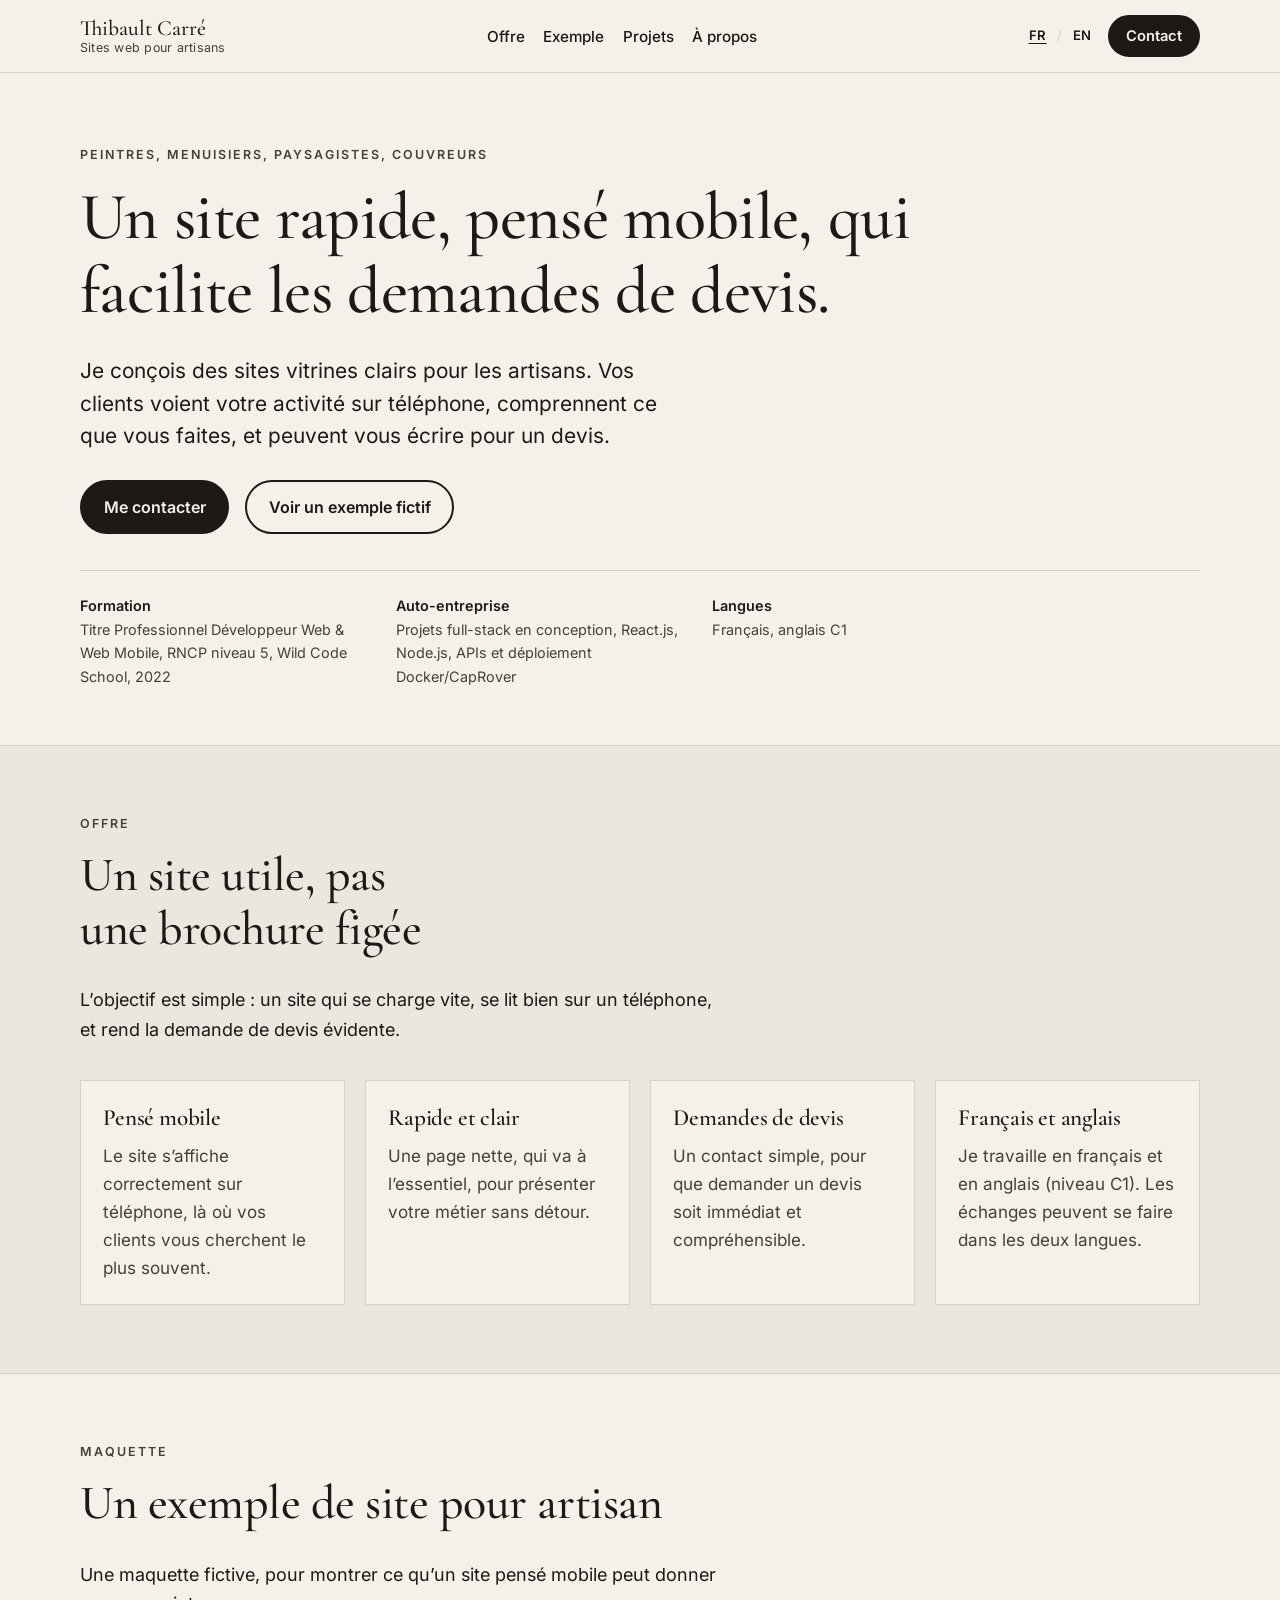
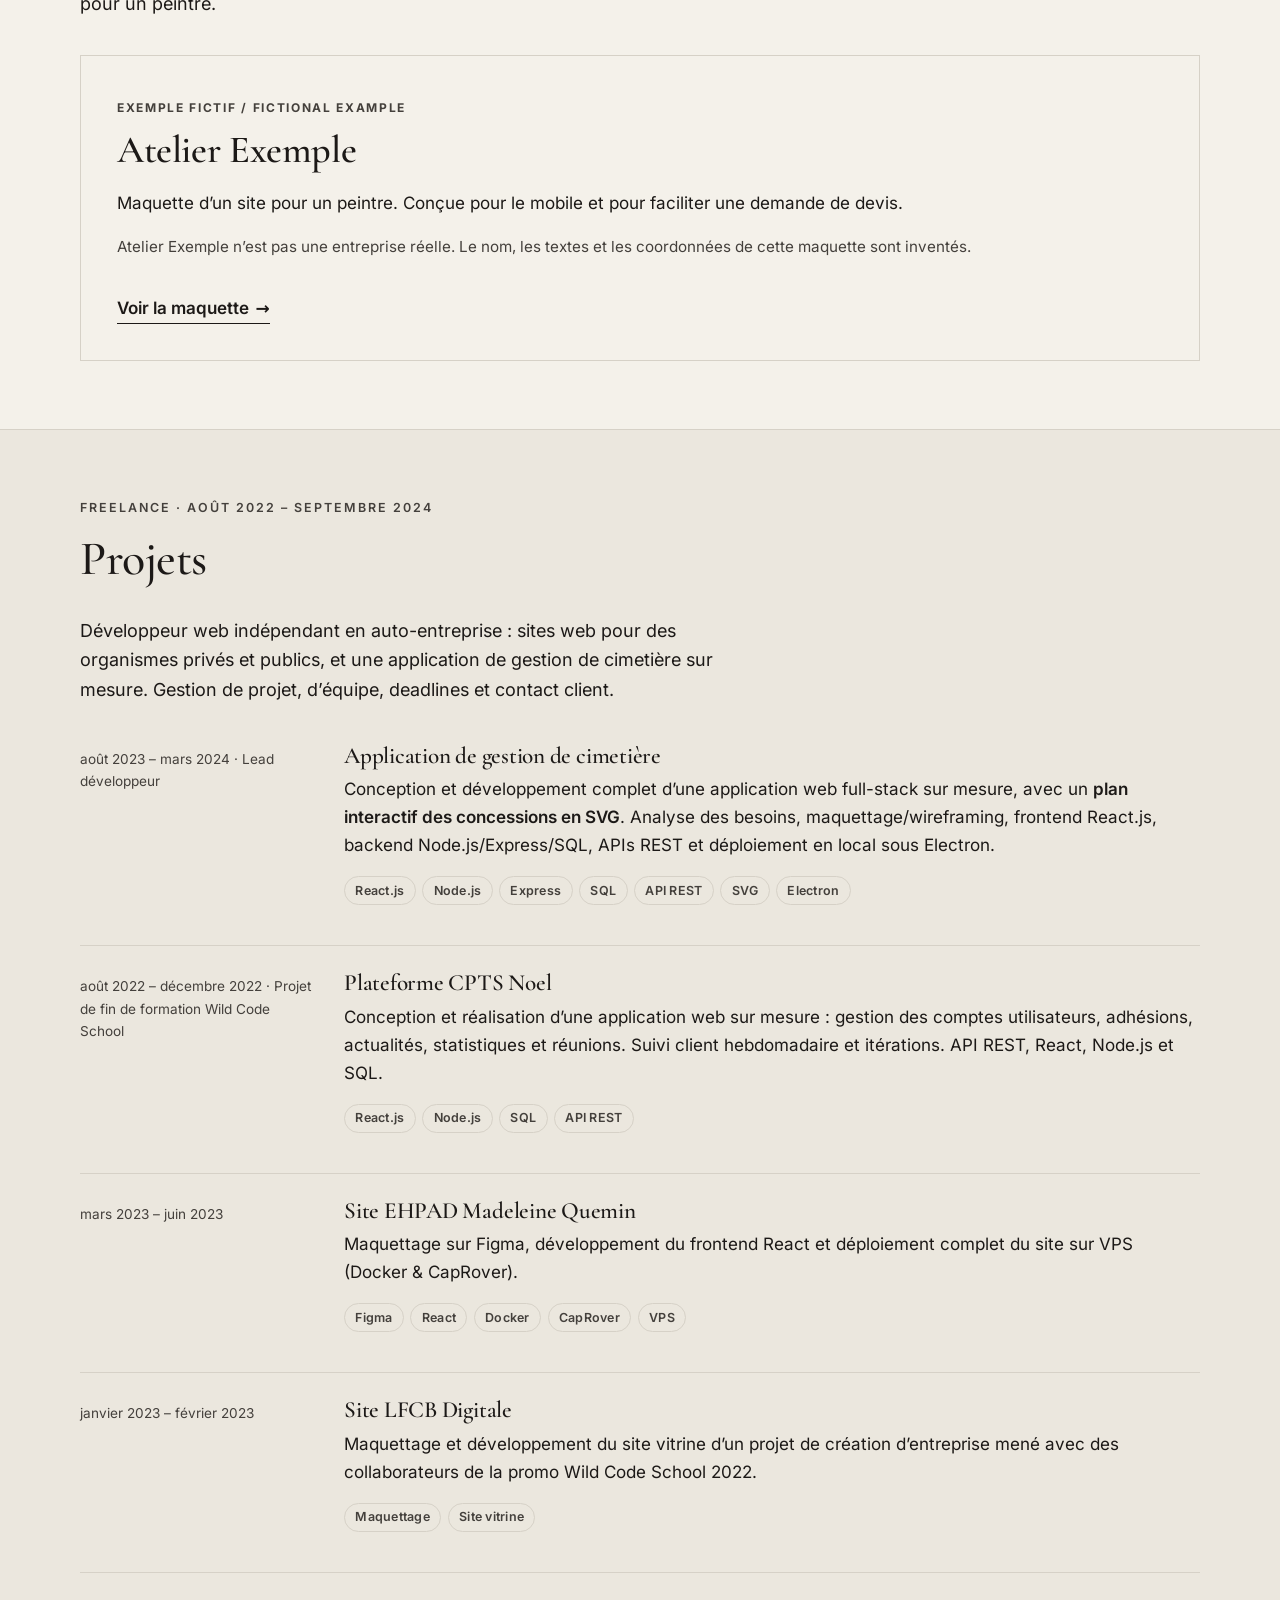
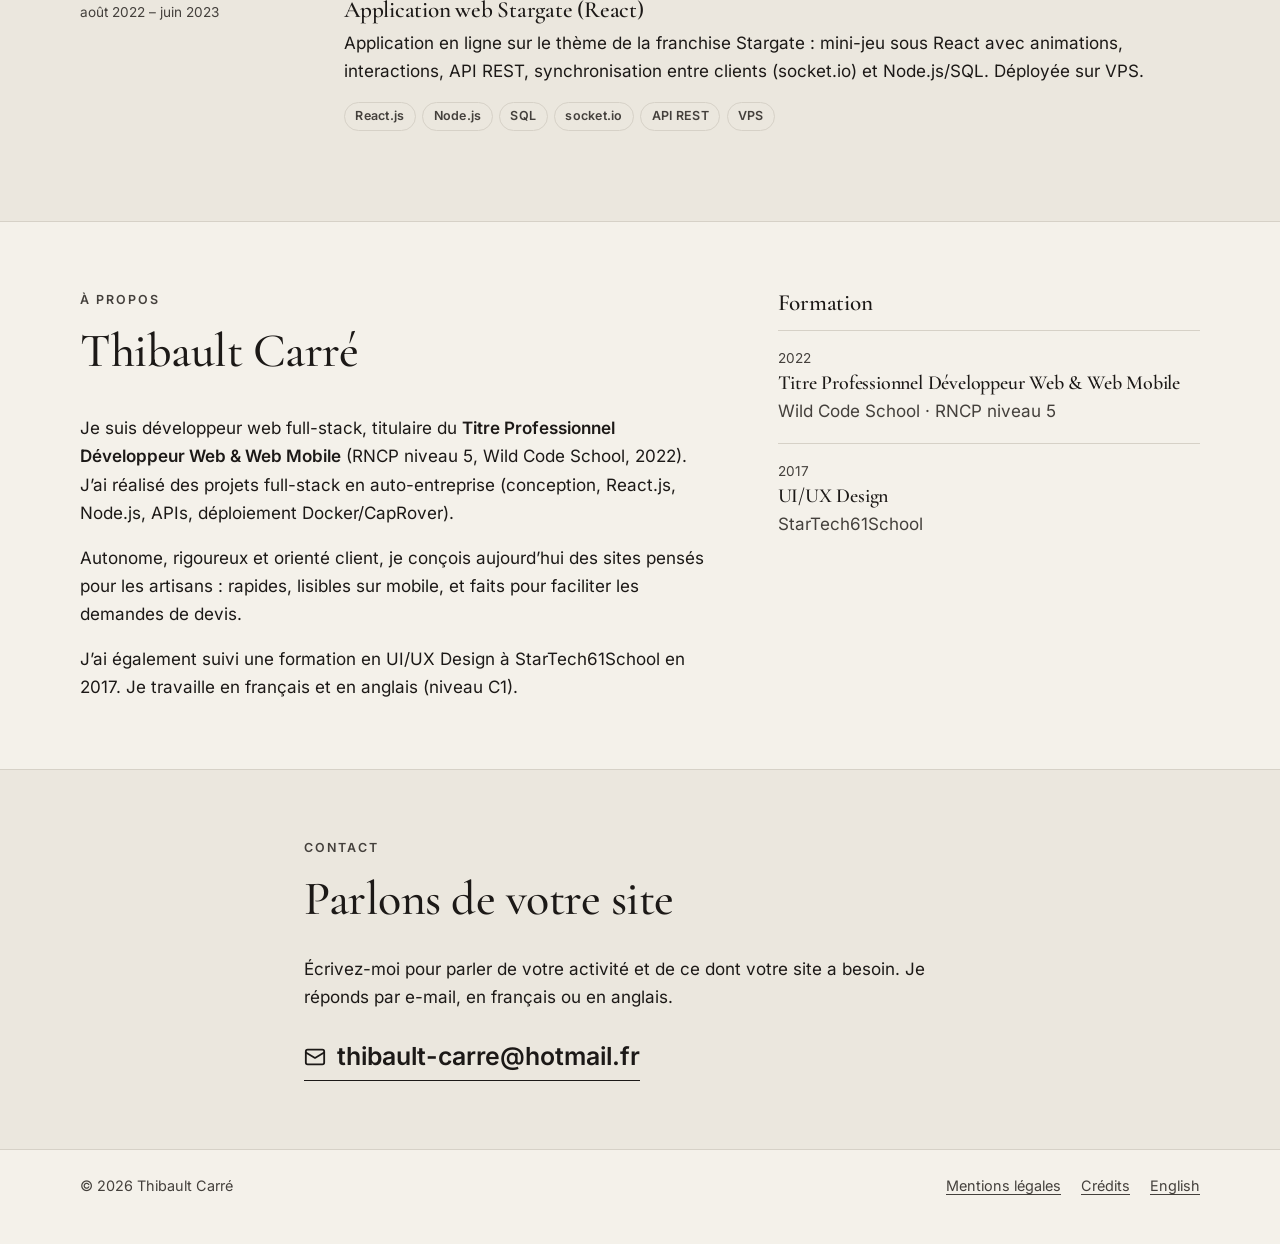
<file: index.html>
<!DOCTYPE html>
<html lang="fr">
<head>
  <meta charset="utf-8">
  <meta name="viewport" content="width=device-width, initial-scale=1">
  <title>Thibault Carré — Sites web pour artisans</title>
  <meta name="description" content="Sites web rapides, pensés mobile, pour les peintres, menuisiers, paysagistes et couvreurs. Conçus pour faciliter les demandes de devis. Thibault Carré, développeur web, Titre Professionnel Développeur Web &amp; Web Mobile (RNCP niveau 5, Wild Code School, 2022).">
  <meta name="author" content="Thibault Carré">
  <meta name="theme-color" content="#1c1917">
  <link rel="canonical" href="https://tibononox.github.io/thibault-carre/">
  <link rel="alternate" hreflang="fr" href="https://tibononox.github.io/thibault-carre/">
  <link rel="alternate" hreflang="en" href="https://tibononox.github.io/thibault-carre/en/">
  <link rel="alternate" hreflang="x-default" href="https://tibononox.github.io/thibault-carre/">
  <meta property="og:type" content="website">
  <meta property="og:locale" content="fr_FR">
  <meta property="og:locale:alternate" content="en_GB">
  <meta property="og:site_name" content="Thibault Carré">
  <meta property="og:title" content="Thibault Carré — Sites web pour artisans">
  <meta property="og:description" content="Sites web rapides, pensés mobile, pour les peintres, menuisiers, paysagistes et couvreurs. Conçus pour faciliter les demandes de devis.">
  <meta property="og:url" content="https://tibononox.github.io/thibault-carre/">
  <meta property="og:image" content="https://tibononox.github.io/thibault-carre/assets/img/og-image.jpg">
  <meta property="og:image:width" content="1200">
  <meta property="og:image:height" content="630">
  <meta property="og:image:alt" content="Thibault Carré — Sites web pour artisans">
  <meta name="twitter:card" content="summary_large_image">
  <link rel="icon" href="assets/favicon.svg" type="image/svg+xml">
  <link rel="preload" href="assets/fonts/cormorant-garamond-latin-wght-normal.woff2" as="font" type="font/woff2" crossorigin>
  <link rel="preload" href="assets/fonts/inter-latin-wght-normal.woff2" as="font" type="font/woff2" crossorigin>
  <link rel="stylesheet" href="css/style.css">
  <script type="application/ld+json">
  {
    "@context": "https://schema.org",
    "@type": "ProfessionalService",
    "name": "Thibault Carré",
    "description": "Conception de sites web rapides, pensés mobile, pour les artisans (peintres, menuisiers, paysagistes, couvreurs), afin de faciliter les demandes de devis.",
    "url": "https://tibononox.github.io/thibault-carre/",
    "email": "mailto:thibault-carre@hotmail.fr",
    "image": "https://tibononox.github.io/thibault-carre/assets/img/og-image.jpg",
    "availableLanguage": ["fr", "en"],
    "serviceType": "Création de site web",
    "founder": {
      "@type": "Person",
      "name": "Thibault Carré",
      "jobTitle": "Développeur web full-stack",
      "email": "mailto:thibault-carre@hotmail.fr",
      "knowsLanguage": [
        { "@type": "Language", "name": "French", "alternateName": "fr" },
        { "@type": "Language", "name": "English", "alternateName": "en" }
      ],
      "hasCredential": {
        "@type": "EducationalOccupationalCredential",
        "name": "Titre Professionnel Développeur Web & Web Mobile (RNCP niveau 5)",
        "credentialCategory": "Titre Professionnel",
        "recognizedBy": { "@type": "Organization", "name": "Wild Code School" },
        "dateCreated": "2022"
      }
    }
  }
  </script>
</head>
<body>
  <a class="skip-link" href="#contenu">Aller au contenu principal</a>

  <header class="site-header">
    <div class="container header-inner">
      <a class="brand" href="#accueil">
        <span class="brand-name">Thibault Carré</span>
        <span class="brand-sub">Sites web pour artisans</span>
      </a>
      <nav aria-label="Navigation principale">
        <ul class="nav-menu">
          <li><a href="#offre">Offre</a></li>
          <li><a href="#exemple">Exemple</a></li>
          <li><a href="#projets">Projets</a></li>
          <li><a href="#apropos">À propos</a></li>
        </ul>
      </nav>
      <div class="header-tools">
        <nav class="lang-switch" aria-label="Choix de la langue">
          <span aria-current="page">FR</span>
          <span class="sep" aria-hidden="true">/</span>
          <a href="en/" lang="en" hreflang="en">EN</a>
        </nav>
        <a class="btn btn-small" href="mailto:thibault-carre@hotmail.fr?subject=Demande%20concernant%20un%20site%20web">Contact</a>
      </div>
    </div>
  </header>

  <main id="contenu" tabindex="-1">
    <section id="accueil" class="hero" aria-labelledby="hero-title">
      <div class="container">
        <p class="eyebrow">Peintres, menuisiers, paysagistes, couvreurs</p>
        <h1 id="hero-title">Un site rapide, pensé mobile, qui facilite les demandes de devis.</h1>
        <p class="hero-lead">Je conçois des sites vitrines clairs pour les artisans. Vos clients voient votre activité sur téléphone, comprennent ce que vous faites, et peuvent vous écrire pour un devis.</p>
        <div class="hero-actions">
          <a class="btn" href="mailto:thibault-carre@hotmail.fr?subject=Demande%20concernant%20un%20site%20web">Me contacter</a>
          <a class="btn btn-ghost" href="#exemple">Voir un exemple fictif</a>
        </div>
        <ul class="creds">
          <li><strong>Formation</strong> Titre Professionnel Développeur Web&nbsp;&amp; Web Mobile, RNCP niveau&nbsp;5, Wild Code School, 2022</li>
          <li><strong>Auto-entreprise</strong> Projets full-stack en conception, React.js, Node.js, APIs et déploiement Docker/CapRover</li>
          <li><strong>Langues</strong> Français, anglais&nbsp;C1</li>
        </ul>
      </div>
    </section>

    <section id="offre" class="section section-alt" aria-labelledby="offre-title">
      <div class="container">
        <header class="section-head">
          <p class="eyebrow">Offre</p>
          <h2 id="offre-title">Un site utile, pas une brochure figée</h2>
          <p class="section-intro">L’objectif est simple&nbsp;: un site qui se charge vite, se lit bien sur un téléphone, et rend la demande de devis évidente.</p>
        </header>
        <ul class="offer-grid">
          <li class="offer-card">
            <h3>Pensé mobile</h3>
            <p>Le site s’affiche correctement sur téléphone, là où vos clients vous cherchent le plus souvent.</p>
          </li>
          <li class="offer-card">
            <h3>Rapide et clair</h3>
            <p>Une page nette, qui va à l’essentiel, pour présenter votre métier sans détour.</p>
          </li>
          <li class="offer-card">
            <h3>Demandes de devis</h3>
            <p>Un contact simple, pour que demander un devis soit immédiat et compréhensible.</p>
          </li>
          <li class="offer-card">
            <h3>Français et anglais</h3>
            <p>Je travaille en français et en anglais (niveau C1). Les échanges peuvent se faire dans les deux langues.</p>
          </li>
        </ul>
      </div>
    </section>

    <section id="exemple" class="section" aria-labelledby="exemple-title">
      <div class="container">
        <header class="section-head">
          <p class="eyebrow">Maquette</p>
          <h2 id="exemple-title">Un exemple de site pour artisan</h2>
          <p class="section-intro">Une maquette fictive, pour montrer ce qu’un site pensé mobile peut donner pour un peintre.</p>
        </header>
        <article class="example-card">
          <div>
            <p class="example-kicker">Exemple fictif / Fictional example</p>
            <h3>Atelier Exemple</h3>
            <p>Maquette d’un site pour un peintre. Conçue pour le mobile et pour faciliter une demande de devis.</p>
            <p class="example-note">Atelier Exemple n’est pas une entreprise réelle. Le nom, les textes et les coordonnées de cette maquette sont inventés.</p>
            <a class="link-arrow" href="demo-artisan/">Voir la maquette <span aria-hidden="true">→</span></a>
          </div>
        </article>
      </div>
    </section>

    <section id="projets" class="section section-alt" aria-labelledby="projets-title">
      <div class="container">
        <header class="section-head">
          <p class="eyebrow">Freelance · août 2022 – septembre 2024</p>
          <h2 id="projets-title">Projets</h2>
          <p class="section-intro">Développeur web indépendant en auto-entreprise&nbsp;: sites web pour des organismes privés et publics, et une application de gestion de cimetière sur mesure. Gestion de projet, d’équipe, deadlines et contact client.</p>
        </header>
        <div class="projects">
          <article class="project">
            <p class="project-meta">août 2023 – mars 2024 · Lead développeur</p>
            <div>
              <h3>Application de gestion de cimetière</h3>
              <p>Conception et développement complet d’une application web full-stack sur mesure, avec un <strong>plan interactif des concessions en SVG</strong>. Analyse des besoins, maquettage/wireframing, frontend React.js, backend Node.js/Express/SQL, APIs REST et déploiement en local sous Electron.</p>
              <ul class="tags" aria-label="Technologies"><li>React.js</li><li>Node.js</li><li>Express</li><li>SQL</li><li>API REST</li><li>SVG</li><li>Electron</li></ul>
            </div>
          </article>
          <article class="project">
            <p class="project-meta">août 2022 – décembre 2022 · Projet de fin de formation Wild Code School</p>
            <div>
              <h3>Plateforme CPTS Noel</h3>
              <p>Conception et réalisation d’une application web sur mesure&nbsp;: gestion des comptes utilisateurs, adhésions, actualités, statistiques et réunions. Suivi client hebdomadaire et itérations. API REST, React, Node.js et SQL.</p>
              <ul class="tags" aria-label="Technologies"><li>React.js</li><li>Node.js</li><li>SQL</li><li>API REST</li></ul>
            </div>
          </article>
          <article class="project">
            <p class="project-meta">mars 2023 – juin 2023</p>
            <div>
              <h3>Site EHPAD Madeleine Quemin</h3>
              <p>Maquettage sur Figma, développement du frontend React et déploiement complet du site sur VPS (Docker&nbsp;&amp; CapRover).</p>
              <ul class="tags" aria-label="Technologies"><li>Figma</li><li>React</li><li>Docker</li><li>CapRover</li><li>VPS</li></ul>
            </div>
          </article>
          <article class="project">
            <p class="project-meta">janvier 2023 – février 2023</p>
            <div>
              <h3>Site LFCB Digitale</h3>
              <p>Maquettage et développement du site vitrine d’un projet de création d’entreprise mené avec des collaborateurs de la promo Wild Code School 2022.</p>
              <ul class="tags" aria-label="Technologies"><li>Maquettage</li><li>Site vitrine</li></ul>
            </div>
          </article>
          <article class="project">
            <p class="project-meta">août 2022 – juin 2023</p>
            <div>
              <h3>Application web Stargate (React)</h3>
              <p>Application en ligne sur le thème de la franchise Stargate&nbsp;: mini-jeu sous React avec animations, interactions, API REST, synchronisation entre clients (socket.io) et Node.js/SQL. Déployée sur VPS.</p>
              <ul class="tags" aria-label="Technologies"><li>React.js</li><li>Node.js</li><li>SQL</li><li>socket.io</li><li>API REST</li><li>VPS</li></ul>
            </div>
          </article>
        </div>
      </div>
    </section>

    <section id="apropos" class="section" aria-labelledby="apropos-title">
      <div class="container about-grid">
        <div>
          <header class="section-head">
            <p class="eyebrow">À propos</p>
            <h2 id="apropos-title">Thibault Carré</h2>
          </header>
          <p>Je suis développeur web full-stack, titulaire du <strong>Titre Professionnel Développeur Web&nbsp;&amp; Web Mobile</strong> (RNCP niveau&nbsp;5, Wild Code School, 2022). J’ai réalisé des projets full-stack en auto-entreprise (conception, React.js, Node.js, APIs, déploiement Docker/CapRover).</p>
          <p>Autonome, rigoureux et orienté client, je conçois aujourd’hui des sites pensés pour les artisans&nbsp;: rapides, lisibles sur mobile, et faits pour faciliter les demandes de devis.</p>
          <p>J’ai également suivi une formation en UI/UX Design à StarTech61School en 2017. Je travaille en français et en anglais (niveau C1).</p>
        </div>
        <div>
          <h3 id="formation-title">Formation</h3>
          <ul class="edu" aria-labelledby="formation-title">
            <li class="edu-item">
              <span class="edu-year">2022</span>
              <h3>Titre Professionnel Développeur Web&nbsp;&amp; Web Mobile</h3>
              <p>Wild Code School · RNCP niveau&nbsp;5</p>
            </li>
            <li class="edu-item">
              <span class="edu-year">2017</span>
              <h3>UI/UX Design</h3>
              <p>StarTech61School</p>
            </li>
          </ul>
        </div>
      </div>
    </section>

    <section id="contact" class="section section-alt" aria-labelledby="contact-title">
      <div class="container narrow">
        <p class="eyebrow">Contact</p>
        <h2 id="contact-title">Parlons de votre site</h2>
        <p>Écrivez-moi pour parler de votre activité et de ce dont votre site a besoin. Je réponds par e-mail, en français ou en anglais.</p>
        <a class="contact-email" href="mailto:thibault-carre@hotmail.fr?subject=Demande%20concernant%20un%20site%20web">
          <svg aria-hidden="true" viewBox="0 0 24 24" width="22" height="22"><g fill="none" stroke="currentColor" stroke-width="2" stroke-linecap="round" stroke-linejoin="round"><rect x="2" y="4" width="20" height="16" rx="2"/><path d="m22 7-10 6L2 7"/></g></svg>
          <span>thibault-carre@hotmail.fr</span>
        </a>
      </div>
    </section>
  </main>

  <footer class="site-footer">
    <div class="container footer-inner">
      <p>© <span id="year">2026</span> Thibault Carré</p>
      <p class="footer-links">
        <a href="mentions-legales.html">Mentions légales</a>
        <a href="credits.html">Crédits</a>
        <a href="en/" lang="en" hreflang="en">English</a>
      </p>
    </div>
  </footer>
  <script src="js/main.js"></script>
</body>
</html>
</file>
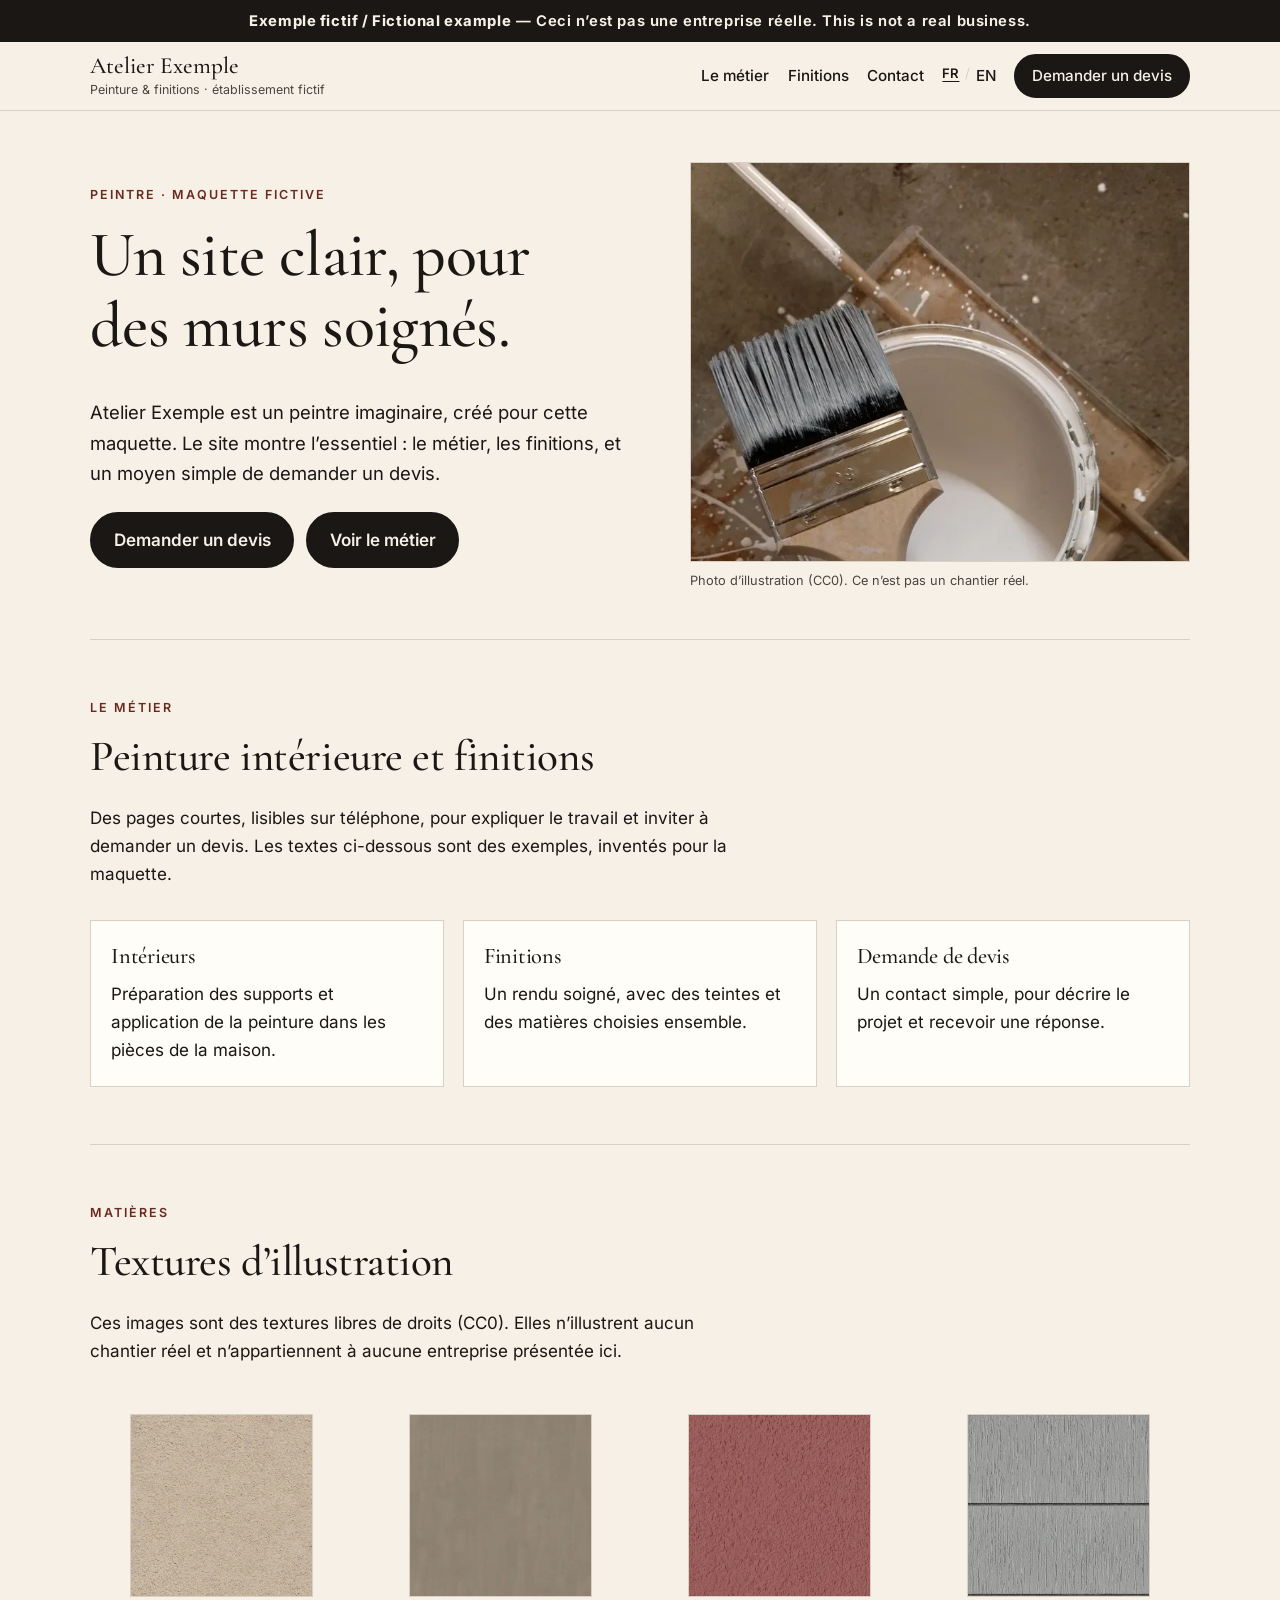
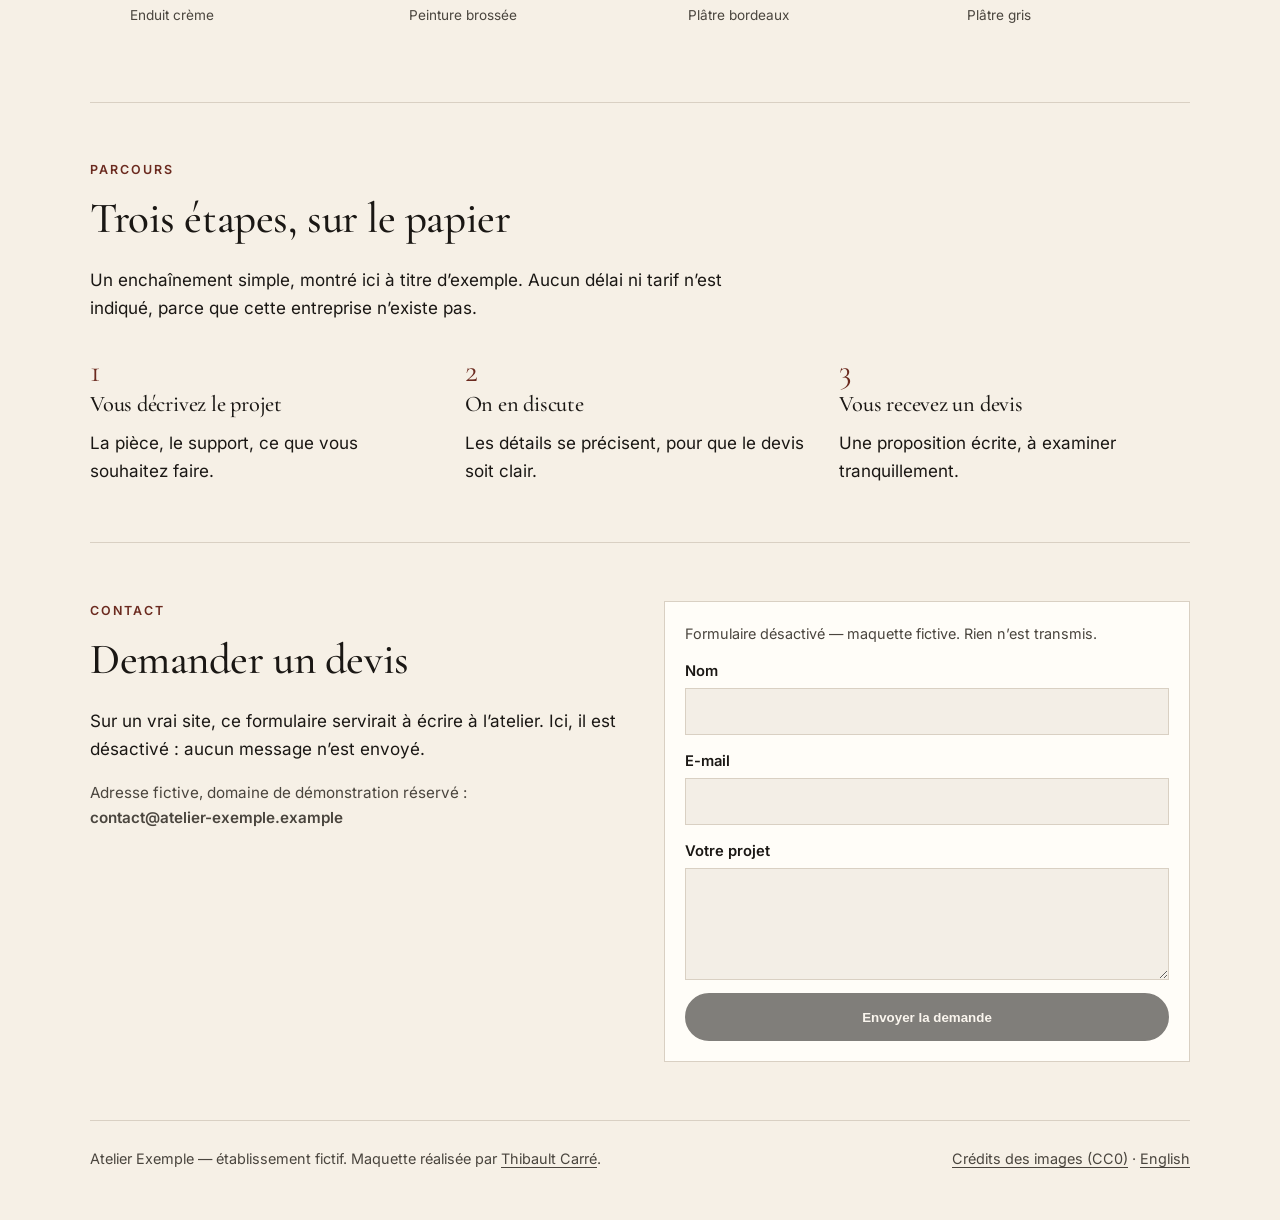
<file: demo-artisan/index.html>
<!DOCTYPE html>
<html lang="fr">
<head>
  <meta charset="utf-8">
  <meta name="viewport" content="width=device-width, initial-scale=1">
  <title>Atelier Exemple — Maquette fictive de site pour peintre</title>
  <meta name="description" content="Maquette de démonstration entièrement fictive d’un site pour peintre, réalisée par Thibault Carré. Ce n’est pas une entreprise réelle.">
  <meta name="robots" content="noindex, nofollow">
  <meta name="theme-color" content="#1a1714">
  <link rel="icon" href="../assets/favicon.svg" type="image/svg+xml">
  <link rel="preload" href="../assets/fonts/cormorant-garamond-latin-wght-normal.woff2" as="font" type="font/woff2" crossorigin>
  <link rel="preload" href="../assets/fonts/inter-latin-wght-normal.woff2" as="font" type="font/woff2" crossorigin>
  <link rel="stylesheet" href="demo.css">
</head>
<body>
  <a class="skip-link" href="#contenu">Aller au contenu principal</a>

  <header class="site-header sticky-top">
  <div class="fiction-banner" role="note">
    <strong>Exemple fictif / Fictional example</strong>
    — Ceci n’est pas une entreprise réelle. This is not a real business.
  </div>

    <div class="wrap header-inner">
      <a class="brand" href="#accueil">
        <span class="brand-name">Atelier Exemple</span>
        <span class="brand-sub">Peinture &amp; finitions · établissement fictif</span>
      </a>
      <nav class="nav" aria-label="Navigation">
        <a href="#metier">Le métier</a>
        <a href="#finitions">Finitions</a>
        <a href="#contact">Contact</a>
        <span class="lang-switch" aria-label="Choix de la langue">
          <span aria-current="page">FR</span>
          <span class="sep" aria-hidden="true">/</span>
          <a href="en/" lang="en" hreflang="en">EN</a>
        </span>
        <a class="btn btn-small" href="#contact">Demander un devis</a>
      </nav>
    </div>
  </header>

  <main id="contenu" tabindex="-1">
    <section id="accueil" class="wrap hero" aria-labelledby="hero-title">
      <div>
        <p class="eyebrow">Peintre · maquette fictive</p>
        <h1 id="hero-title">Un site clair, pour des murs soignés.</h1>
        <p class="hero-lead">Atelier Exemple est un peintre imaginaire, créé pour cette maquette. Le site montre l’essentiel&nbsp;: le métier, les finitions, et un moyen simple de demander un devis.</p>
        <div class="hero-actions">
          <a class="btn" href="#contact">Demander un devis</a>
          <a class="btn" href="#metier" class="btn btn-ghost">Voir le métier</a>
        </div>
      </div>
      <figure class="hero-visual">
        <img
          src="img/bucket-720.webp"
          srcset="img/bucket-720.webp 720w, img/bucket-1100.webp 1100w"
          sizes="(min-width: 860px) 42vw, 100vw"
          width="1100"
          height="856"
          alt="Pinceau posé sur un seau de peinture blanche, photo d’illustration.">
        <figcaption>Photo d’illustration (CC0). Ce n’est pas un chantier réel.</figcaption>
      </figure>
    </section>

    <section id="metier" class="wrap section" aria-labelledby="metier-title">
      <header class="section-head">
        <p class="eyebrow">Le métier</p>
        <h2 id="metier-title">Peinture intérieure et finitions</h2>
        <p>Des pages courtes, lisibles sur téléphone, pour expliquer le travail et inviter à demander un devis. Les textes ci-dessous sont des exemples, inventés pour la maquette.</p>
      </header>
      <div class="offer">
        <article>
          <h3>Intérieurs</h3>
          <p>Préparation des supports et application de la peinture dans les pièces de la maison.</p>
        </article>
        <article>
          <h3>Finitions</h3>
          <p>Un rendu soigné, avec des teintes et des matières choisies ensemble.</p>
        </article>
        <article>
          <h3>Demande de devis</h3>
          <p>Un contact simple, pour décrire le projet et recevoir une réponse.</p>
        </article>
      </div>
    </section>

    <section id="finitions" class="wrap section" aria-labelledby="finitions-title">
      <header class="section-head">
        <p class="eyebrow">Matières</p>
        <h2 id="finitions-title">Textures d’illustration</h2>
        <p>Ces images sont des textures libres de droits (CC0). Elles n’illustrent aucun chantier réel et n’appartiennent à aucune entreprise présentée ici.</p>
      </header>
      <ul class="swatches">
        <li>
          <figure class="swatch">
            <img src="img/cream-640.webp" srcset="img/cream-640.webp 640w, img/cream-960.webp 960w" sizes="(min-width: 800px) 22vw, 45vw" width="960" height="960" alt="Texture de mur crème, illustration CC0.">
            <figcaption>Enduit crème</figcaption>
          </figure>
        </li>
        <li>
          <figure class="swatch">
            <img src="img/brown-640.webp" srcset="img/brown-640.webp 640w, img/brown-960.webp 960w" sizes="(min-width: 800px) 22vw, 45vw" width="960" height="960" alt="Texture de mur brun brossé, illustration CC0.">
            <figcaption>Peinture brossée</figcaption>
          </figure>
        </li>
        <li>
          <figure class="swatch">
            <img src="img/burgundy-640.webp" srcset="img/burgundy-640.webp 640w, img/burgundy-960.webp 960w" sizes="(min-width: 800px) 22vw, 45vw" width="960" height="960" alt="Texture de plâtre bordeaux, illustration CC0.">
            <figcaption>Plâtre bordeaux</figcaption>
          </figure>
        </li>
        <li>
          <figure class="swatch">
            <img src="img/grey-640.webp" srcset="img/grey-640.webp 640w, img/grey-960.webp 960w" sizes="(min-width: 800px) 22vw, 45vw" width="960" height="960" alt="Texture de plâtre gris strié, illustration CC0.">
            <figcaption>Plâtre gris</figcaption>
          </figure>
        </li>
      </ul>
    </section>

    <section class="wrap section" aria-labelledby="etapes-title">
      <header class="section-head">
        <p class="eyebrow">Parcours</p>
        <h2 id="etapes-title">Trois étapes, sur le papier</h2>
        <p>Un enchaînement simple, montré ici à titre d’exemple. Aucun délai ni tarif n’est indiqué, parce que cette entreprise n’existe pas.</p>
      </header>
      <ol class="steps">
        <li>
          <p class="step-n" aria-hidden="true">1</p>
          <h3>Vous décrivez le projet</h3>
          <p>La pièce, le support, ce que vous souhaitez faire.</p>
        </li>
        <li>
          <p class="step-n" aria-hidden="true">2</p>
          <h3>On en discute</h3>
          <p>Les détails se précisent, pour que le devis soit clair.</p>
        </li>
        <li>
          <p class="step-n" aria-hidden="true">3</p>
          <h3>Vous recevez un devis</h3>
          <p>Une proposition écrite, à examiner tranquillement.</p>
        </li>
      </ol>
    </section>

    <section id="contact" class="wrap section" aria-labelledby="contact-title">
      <div class="contact-grid">
        <div>
          <p class="eyebrow">Contact</p>
          <h2 id="contact-title">Demander un devis</h2>
          <p>Sur un vrai site, ce formulaire servirait à écrire à l’atelier. Ici, il est désactivé&nbsp;: aucun message n’est envoyé.</p>
          <p class="note">Adresse fictive, domaine de démonstration réservé&nbsp;:<br>
            <span class="fake-mail">contact@atelier-exemple.example</span></p>
        </div>
        <form action="#" method="post" aria-describedby="form-disabled-msg">
          <p id="form-disabled-msg" class="form-disabled-msg">Formulaire désactivé — maquette fictive. Rien n’est transmis.</p>
          <label>Nom
            <input type="text" name="name" autocomplete="name" disabled>
          </label>
          <label>E-mail
            <input type="email" name="email" autocomplete="email" disabled>
          </label>
          <label>Votre projet
            <textarea name="message" disabled></textarea>
          </label>
          <button class="btn" type="submit" disabled>Envoyer la demande</button>
        </form>
      </div>
    </section>
  </main>

  <footer class="site-footer">
    <div class="wrap footer-inner">
      <p>Atelier Exemple — établissement fictif. Maquette réalisée par <a href="../">Thibault Carré</a>.</p>
      <p><a href="../credits.html">Crédits des images (CC0)</a> · <a href="en/" lang="en" hreflang="en">English</a></p>
    </div>
  </footer>
</body>
</html>
</file>
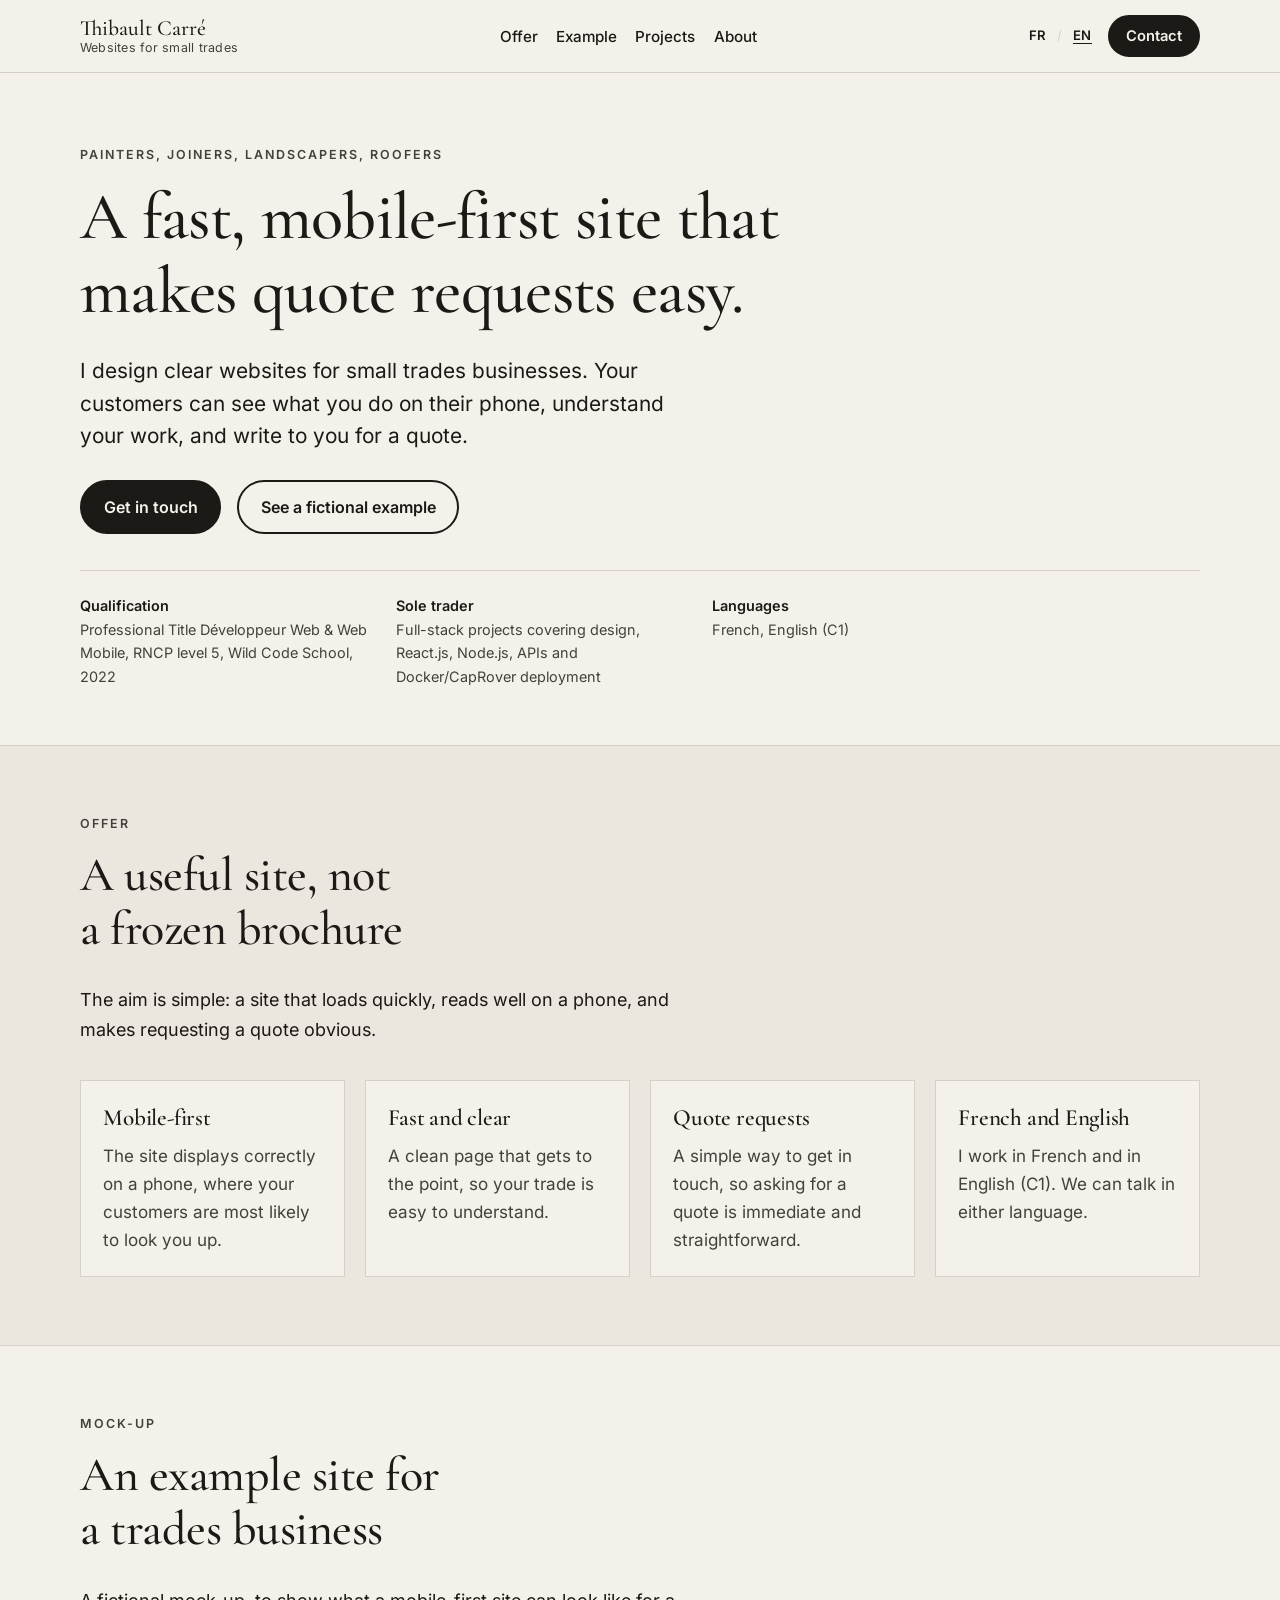
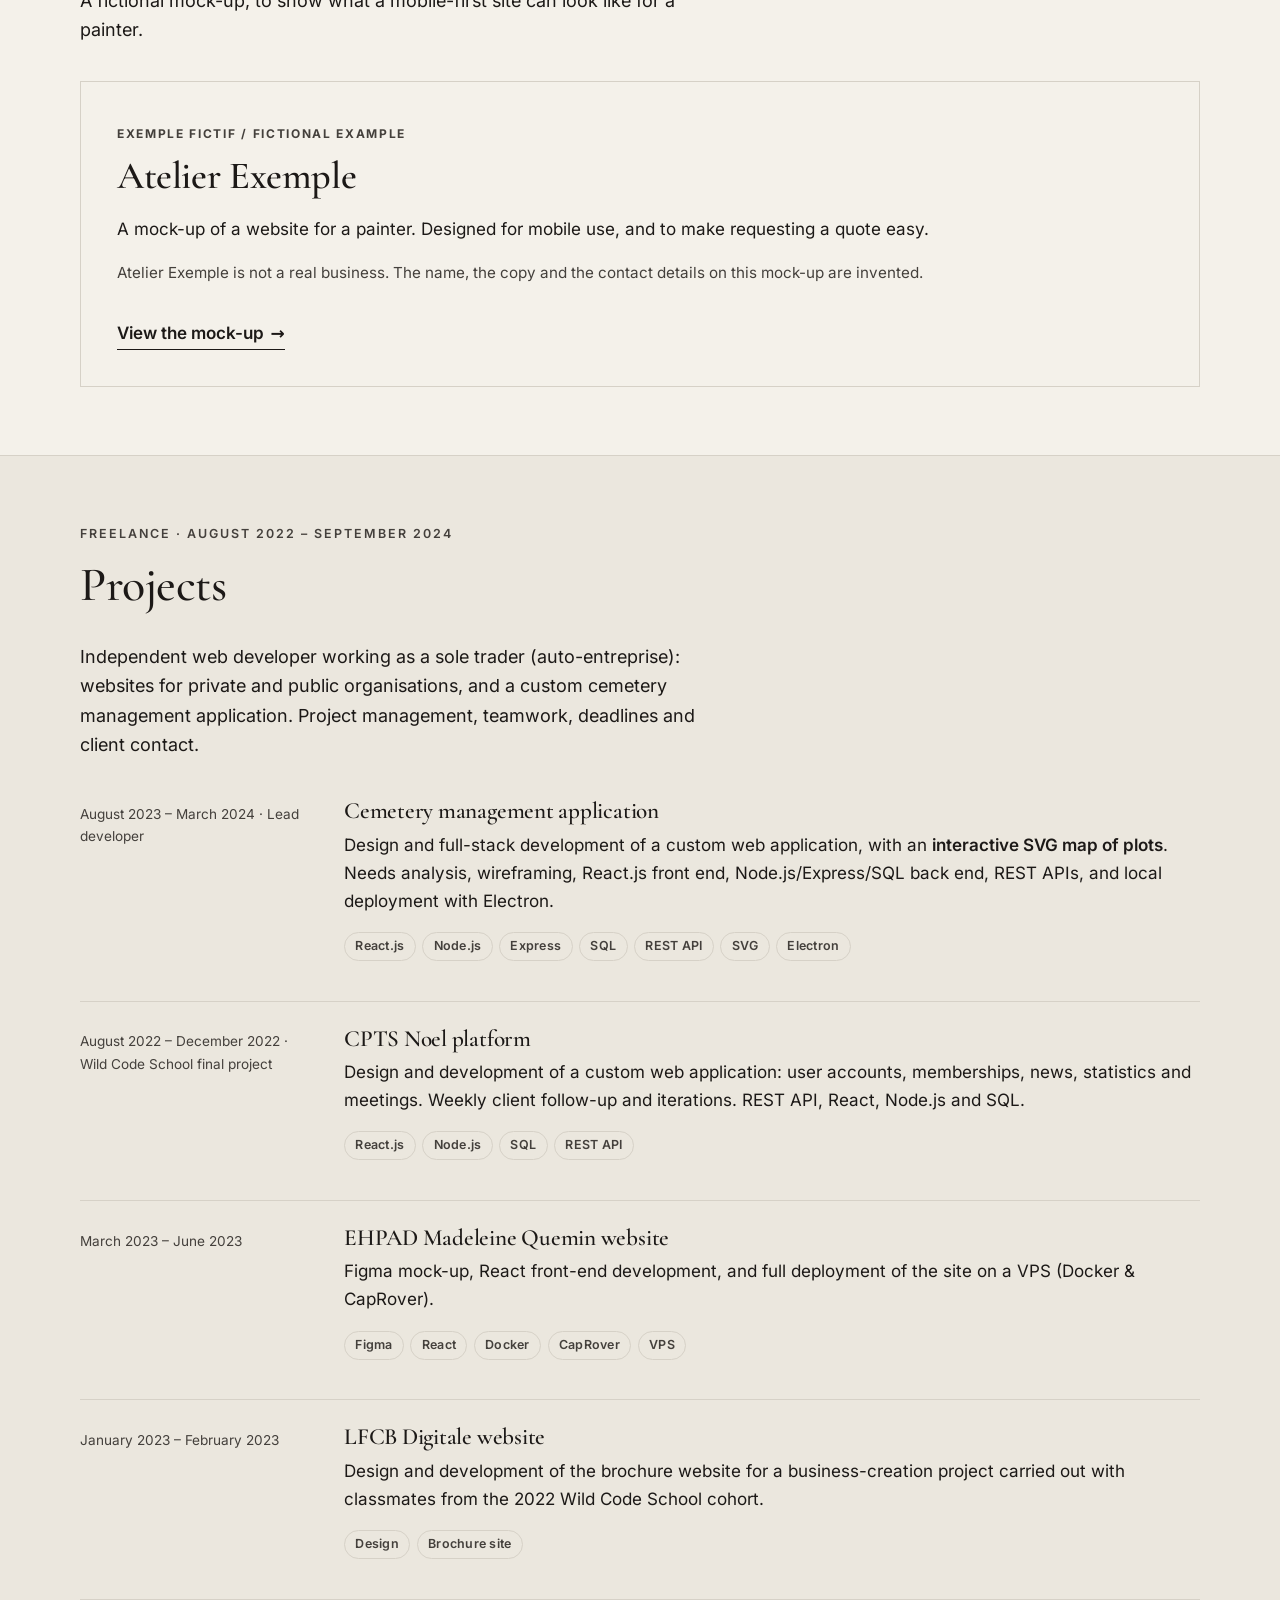
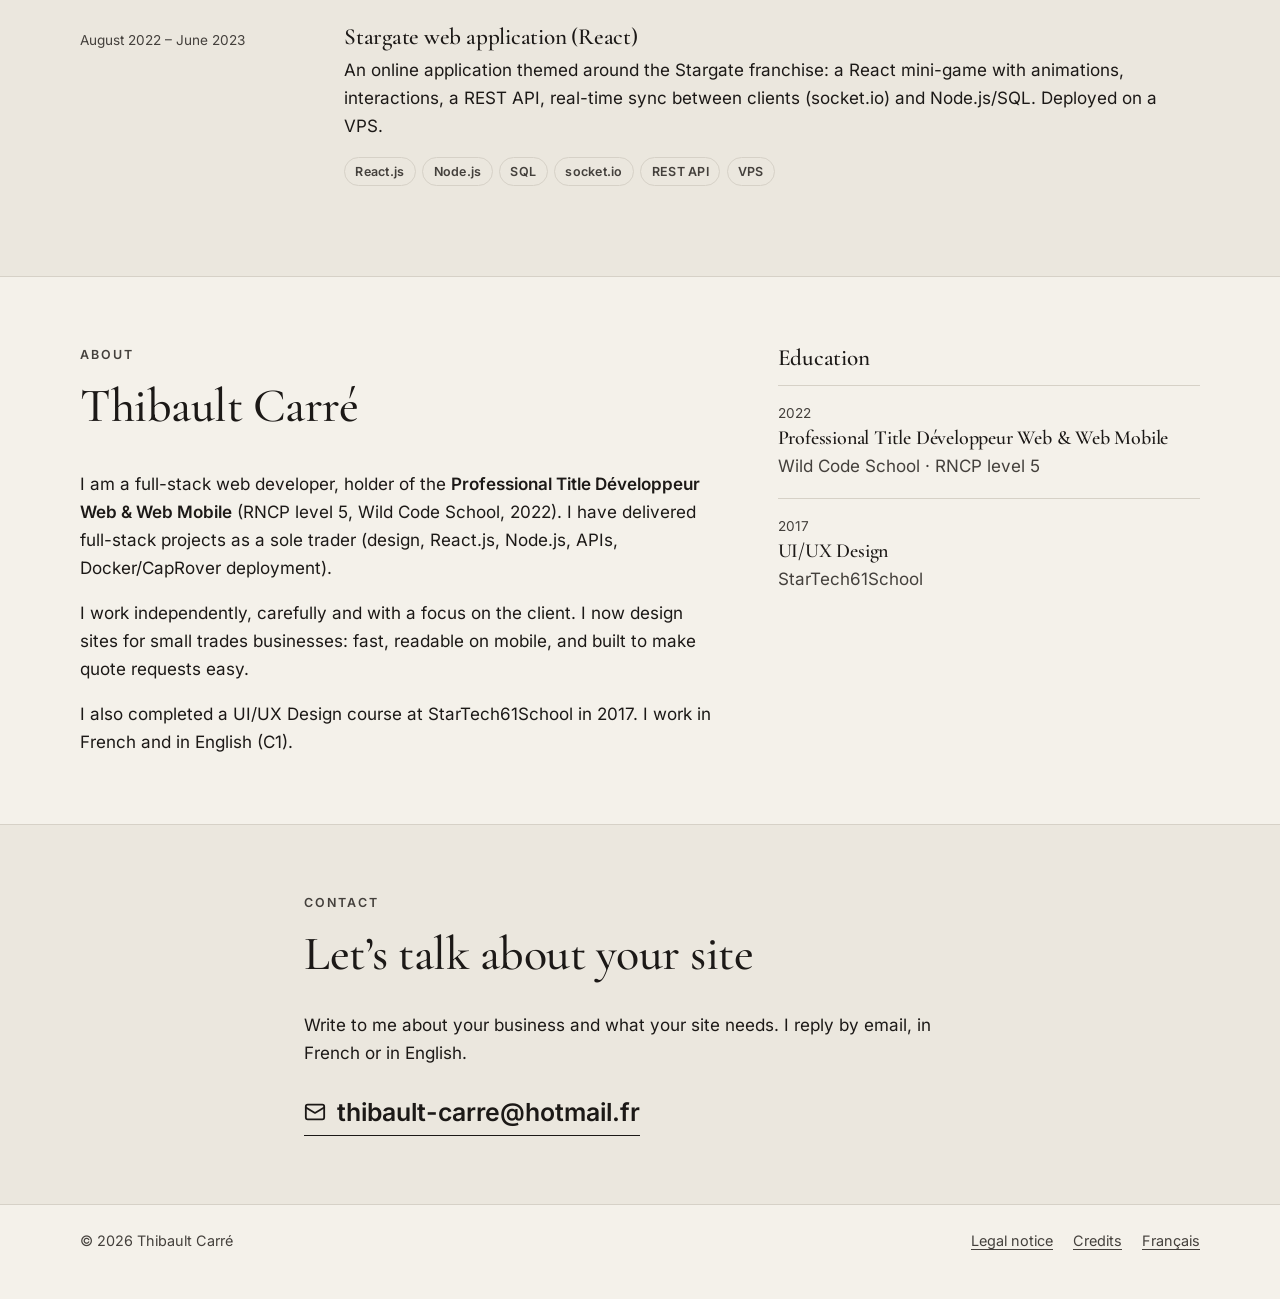
<file: en/index.html>
<!DOCTYPE html>
<html lang="en">
<head>
  <meta charset="utf-8">
  <meta name="viewport" content="width=device-width, initial-scale=1">
  <title>Thibault Carré — Websites for small trades businesses</title>
  <meta name="description" content="Fast, mobile-first websites for painters, joiners, landscapers and roofers, designed to make quote requests easy. Thibault Carré, web developer, Professional Title Développeur Web &amp; Web Mobile (RNCP level 5, Wild Code School, 2022).">
  <meta name="author" content="Thibault Carré">
  <meta name="theme-color" content="#1c1917">
  <link rel="canonical" href="https://tibononox.github.io/thibault-carre/en/">
  <link rel="alternate" hreflang="fr" href="https://tibononox.github.io/thibault-carre/">
  <link rel="alternate" hreflang="en" href="https://tibononox.github.io/thibault-carre/en/">
  <link rel="alternate" hreflang="x-default" href="https://tibononox.github.io/thibault-carre/">
  <meta property="og:type" content="website">
  <meta property="og:locale" content="en_GB">
  <meta property="og:locale:alternate" content="fr_FR">
  <meta property="og:site_name" content="Thibault Carré">
  <meta property="og:title" content="Thibault Carré — Websites for small trades businesses">
  <meta property="og:description" content="Fast, mobile-first websites for painters, joiners, landscapers and roofers, designed to make quote requests easy.">
  <meta property="og:url" content="https://tibononox.github.io/thibault-carre/en/">
  <meta property="og:image" content="https://tibononox.github.io/thibault-carre/assets/img/og-image-en.jpg">
  <meta property="og:image:width" content="1200">
  <meta property="og:image:height" content="630">
  <meta property="og:image:alt" content="Thibault Carré — Websites for small trades businesses">
  <meta name="twitter:card" content="summary_large_image">
  <link rel="icon" href="../assets/favicon.svg" type="image/svg+xml">
  <link rel="preload" href="../assets/fonts/cormorant-garamond-latin-wght-normal.woff2" as="font" type="font/woff2" crossorigin>
  <link rel="preload" href="../assets/fonts/inter-latin-wght-normal.woff2" as="font" type="font/woff2" crossorigin>
  <link rel="stylesheet" href="../css/style.css">
  <script type="application/ld+json">
  {
    "@context": "https://schema.org",
    "@type": "ProfessionalService",
    "name": "Thibault Carré",
    "description": "Fast, mobile-first websites for small trades businesses (painters, joiners, landscapers, roofers), designed to make quote requests easy.",
    "url": "https://tibononox.github.io/thibault-carre/en/",
    "email": "mailto:thibault-carre@hotmail.fr",
    "image": "https://tibononox.github.io/thibault-carre/assets/img/og-image-en.jpg",
    "availableLanguage": ["fr", "en"],
    "serviceType": "Website design",
    "founder": {
      "@type": "Person",
      "name": "Thibault Carré",
      "jobTitle": "Full-stack web developer",
      "email": "mailto:thibault-carre@hotmail.fr",
      "knowsLanguage": [
        { "@type": "Language", "name": "French", "alternateName": "fr" },
        { "@type": "Language", "name": "English", "alternateName": "en" }
      ],
      "hasCredential": {
        "@type": "EducationalOccupationalCredential",
        "name": "Titre Professionnel Développeur Web & Web Mobile (RNCP level 5)",
        "credentialCategory": "Titre Professionnel",
        "recognizedBy": { "@type": "Organization", "name": "Wild Code School" },
        "dateCreated": "2022"
      }
    }
  }
  </script>
</head>
<body>
  <a class="skip-link" href="#contenu">Skip to main content</a>

  <header class="site-header">
    <div class="container header-inner">
      <a class="brand" href="#accueil">
        <span class="brand-name">Thibault Carré</span>
        <span class="brand-sub">Websites for small trades</span>
      </a>
      <nav aria-label="Primary">
        <ul class="nav-menu">
          <li><a href="#offre">Offer</a></li>
          <li><a href="#exemple">Example</a></li>
          <li><a href="#projets">Projects</a></li>
          <li><a href="#apropos">About</a></li>
        </ul>
      </nav>
      <div class="header-tools">
        <nav class="lang-switch" aria-label="Language">
          <a href="../" lang="fr" hreflang="fr">FR</a>
          <span class="sep" aria-hidden="true">/</span>
          <span aria-current="page">EN</span>
        </nav>
        <a class="btn btn-small" href="mailto:thibault-carre@hotmail.fr?subject=Website%20enquiry">Contact</a>
      </div>
    </div>
  </header>

  <main id="contenu" tabindex="-1">
    <section id="accueil" class="hero" aria-labelledby="hero-title">
      <div class="container">
        <p class="eyebrow">Painters, joiners, landscapers, roofers</p>
        <h1 id="hero-title">A fast, mobile-first site that makes quote requests easy.</h1>
        <p class="hero-lead">I design clear websites for small trades businesses. Your customers can see what you do on their phone, understand your work, and write to you for a quote.</p>
        <div class="hero-actions">
          <a class="btn" href="mailto:thibault-carre@hotmail.fr?subject=Website%20enquiry">Get in touch</a>
          <a class="btn btn-ghost" href="#exemple">See a fictional example</a>
        </div>
        <ul class="creds">
          <li><strong>Qualification</strong> Professional Title Développeur Web&nbsp;&amp; Web Mobile, RNCP level&nbsp;5, Wild Code School, 2022</li>
          <li><strong>Sole trader</strong> Full-stack projects covering design, React.js, Node.js, APIs and Docker/CapRover deployment</li>
          <li><strong>Languages</strong> French, English (C1)</li>
        </ul>
      </div>
    </section>

    <section id="offre" class="section section-alt" aria-labelledby="offre-title">
      <div class="container">
        <header class="section-head">
          <p class="eyebrow">Offer</p>
          <h2 id="offre-title">A useful site, not a frozen brochure</h2>
          <p class="section-intro">The aim is simple: a site that loads quickly, reads well on a phone, and makes requesting a quote obvious.</p>
        </header>
        <ul class="offer-grid">
          <li class="offer-card">
            <h3>Mobile-first</h3>
            <p>The site displays correctly on a phone, where your customers are most likely to look you up.</p>
          </li>
          <li class="offer-card">
            <h3>Fast and clear</h3>
            <p>A clean page that gets to the point, so your trade is easy to understand.</p>
          </li>
          <li class="offer-card">
            <h3>Quote requests</h3>
            <p>A simple way to get in touch, so asking for a quote is immediate and straightforward.</p>
          </li>
          <li class="offer-card">
            <h3>French and English</h3>
            <p>I work in French and in English (C1). We can talk in either language.</p>
          </li>
        </ul>
      </div>
    </section>

    <section id="exemple" class="section" aria-labelledby="exemple-title">
      <div class="container">
        <header class="section-head">
          <p class="eyebrow">Mock-up</p>
          <h2 id="exemple-title">An example site for a trades business</h2>
          <p class="section-intro">A fictional mock-up, to show what a mobile-first site can look like for a painter.</p>
        </header>
        <article class="example-card">
          <div>
            <p class="example-kicker">Exemple fictif / Fictional example</p>
            <h3>Atelier Exemple</h3>
            <p>A mock-up of a website for a painter. Designed for mobile use, and to make requesting a quote easy.</p>
            <p class="example-note">Atelier Exemple is not a real business. The name, the copy and the contact details on this mock-up are invented.</p>
            <a class="link-arrow" href="../demo-artisan/en/">View the mock-up <span aria-hidden="true">→</span></a>
          </div>
        </article>
      </div>
    </section>

    <section id="projets" class="section section-alt" aria-labelledby="projets-title">
      <div class="container">
        <header class="section-head">
          <p class="eyebrow">Freelance · August 2022 – September 2024</p>
          <h2 id="projets-title">Projects</h2>
          <p class="section-intro">Independent web developer working as a sole trader (auto-entreprise): websites for private and public organisations, and a custom cemetery management application. Project management, teamwork, deadlines and client contact.</p>
        </header>
        <div class="projects">
          <article class="project">
            <p class="project-meta">August 2023 – March 2024 · Lead developer</p>
            <div>
              <h3>Cemetery management application</h3>
              <p>Design and full-stack development of a custom web application, with an <strong>interactive SVG map of plots</strong>. Needs analysis, wireframing, React.js front end, Node.js/Express/SQL back end, REST APIs, and local deployment with Electron.</p>
              <ul class="tags" aria-label="Technologies"><li>React.js</li><li>Node.js</li><li>Express</li><li>SQL</li><li>REST API</li><li>SVG</li><li>Electron</li></ul>
            </div>
          </article>
          <article class="project">
            <p class="project-meta">August 2022 – December 2022 · Wild Code School final project</p>
            <div>
              <h3>CPTS Noel platform</h3>
              <p>Design and development of a custom web application: user accounts, memberships, news, statistics and meetings. Weekly client follow-up and iterations. REST API, React, Node.js and SQL.</p>
              <ul class="tags" aria-label="Technologies"><li>React.js</li><li>Node.js</li><li>SQL</li><li>REST API</li></ul>
            </div>
          </article>
          <article class="project">
            <p class="project-meta">March 2023 – June 2023</p>
            <div>
              <h3>EHPAD Madeleine Quemin website</h3>
              <p>Figma mock-up, React front-end development, and full deployment of the site on a VPS (Docker&nbsp;&amp; CapRover).</p>
              <ul class="tags" aria-label="Technologies"><li>Figma</li><li>React</li><li>Docker</li><li>CapRover</li><li>VPS</li></ul>
            </div>
          </article>
          <article class="project">
            <p class="project-meta">January 2023 – February 2023</p>
            <div>
              <h3>LFCB Digitale website</h3>
              <p>Design and development of the brochure website for a business-creation project carried out with classmates from the 2022 Wild Code School cohort.</p>
              <ul class="tags" aria-label="Technologies"><li>Design</li><li>Brochure site</li></ul>
            </div>
          </article>
          <article class="project">
            <p class="project-meta">August 2022 – June 2023</p>
            <div>
              <h3>Stargate web application (React)</h3>
              <p>An online application themed around the Stargate franchise: a React mini-game with animations, interactions, a REST API, real-time sync between clients (socket.io) and Node.js/SQL. Deployed on a VPS.</p>
              <ul class="tags" aria-label="Technologies"><li>React.js</li><li>Node.js</li><li>SQL</li><li>socket.io</li><li>REST API</li><li>VPS</li></ul>
            </div>
          </article>
        </div>
      </div>
    </section>

    <section id="apropos" class="section" aria-labelledby="apropos-title">
      <div class="container about-grid">
        <div>
          <header class="section-head">
            <p class="eyebrow">About</p>
            <h2 id="apropos-title">Thibault Carré</h2>
          </header>
          <p>I am a full-stack web developer, holder of the <strong>Professional Title Développeur Web&nbsp;&amp; Web Mobile</strong> (RNCP level&nbsp;5, Wild Code School, 2022). I have delivered full-stack projects as a sole trader (design, React.js, Node.js, APIs, Docker/CapRover deployment).</p>
          <p>I work independently, carefully and with a focus on the client. I now design sites for small trades businesses: fast, readable on mobile, and built to make quote requests easy.</p>
          <p>I also completed a UI/UX Design course at StarTech61School in 2017. I work in French and in English (C1).</p>
        </div>
        <div>
          <h3 id="formation-title">Education</h3>
          <ul class="edu" aria-labelledby="formation-title">
            <li class="edu-item">
              <span class="edu-year">2022</span>
              <h3>Professional Title Développeur Web&nbsp;&amp; Web Mobile</h3>
              <p>Wild Code School · RNCP level&nbsp;5</p>
            </li>
            <li class="edu-item">
              <span class="edu-year">2017</span>
              <h3>UI/UX Design</h3>
              <p>StarTech61School</p>
            </li>
          </ul>
        </div>
      </div>
    </section>

    <section id="contact" class="section section-alt" aria-labelledby="contact-title">
      <div class="container narrow">
        <p class="eyebrow">Contact</p>
        <h2 id="contact-title">Let’s talk about your site</h2>
        <p>Write to me about your business and what your site needs. I reply by email, in French or in English.</p>
        <a class="contact-email" href="mailto:thibault-carre@hotmail.fr?subject=Website%20enquiry">
          <svg aria-hidden="true" viewBox="0 0 24 24" width="22" height="22"><g fill="none" stroke="currentColor" stroke-width="2" stroke-linecap="round" stroke-linejoin="round"><rect x="2" y="4" width="20" height="16" rx="2"/><path d="m22 7-10 6L2 7"/></g></svg>
          <span>thibault-carre@hotmail.fr</span>
        </a>
      </div>
    </section>
  </main>

  <footer class="site-footer">
    <div class="container footer-inner">
      <p>© <span id="year">2026</span> Thibault Carré</p>
      <p class="footer-links">
        <a href="legal-notice.html">Legal notice</a>
        <a href="credits.html">Credits</a>
        <a href="../" lang="fr" hreflang="fr">Français</a>
      </p>
    </div>
  </footer>
  <script src="../js/main.js"></script>
</body>
</html>
</file>
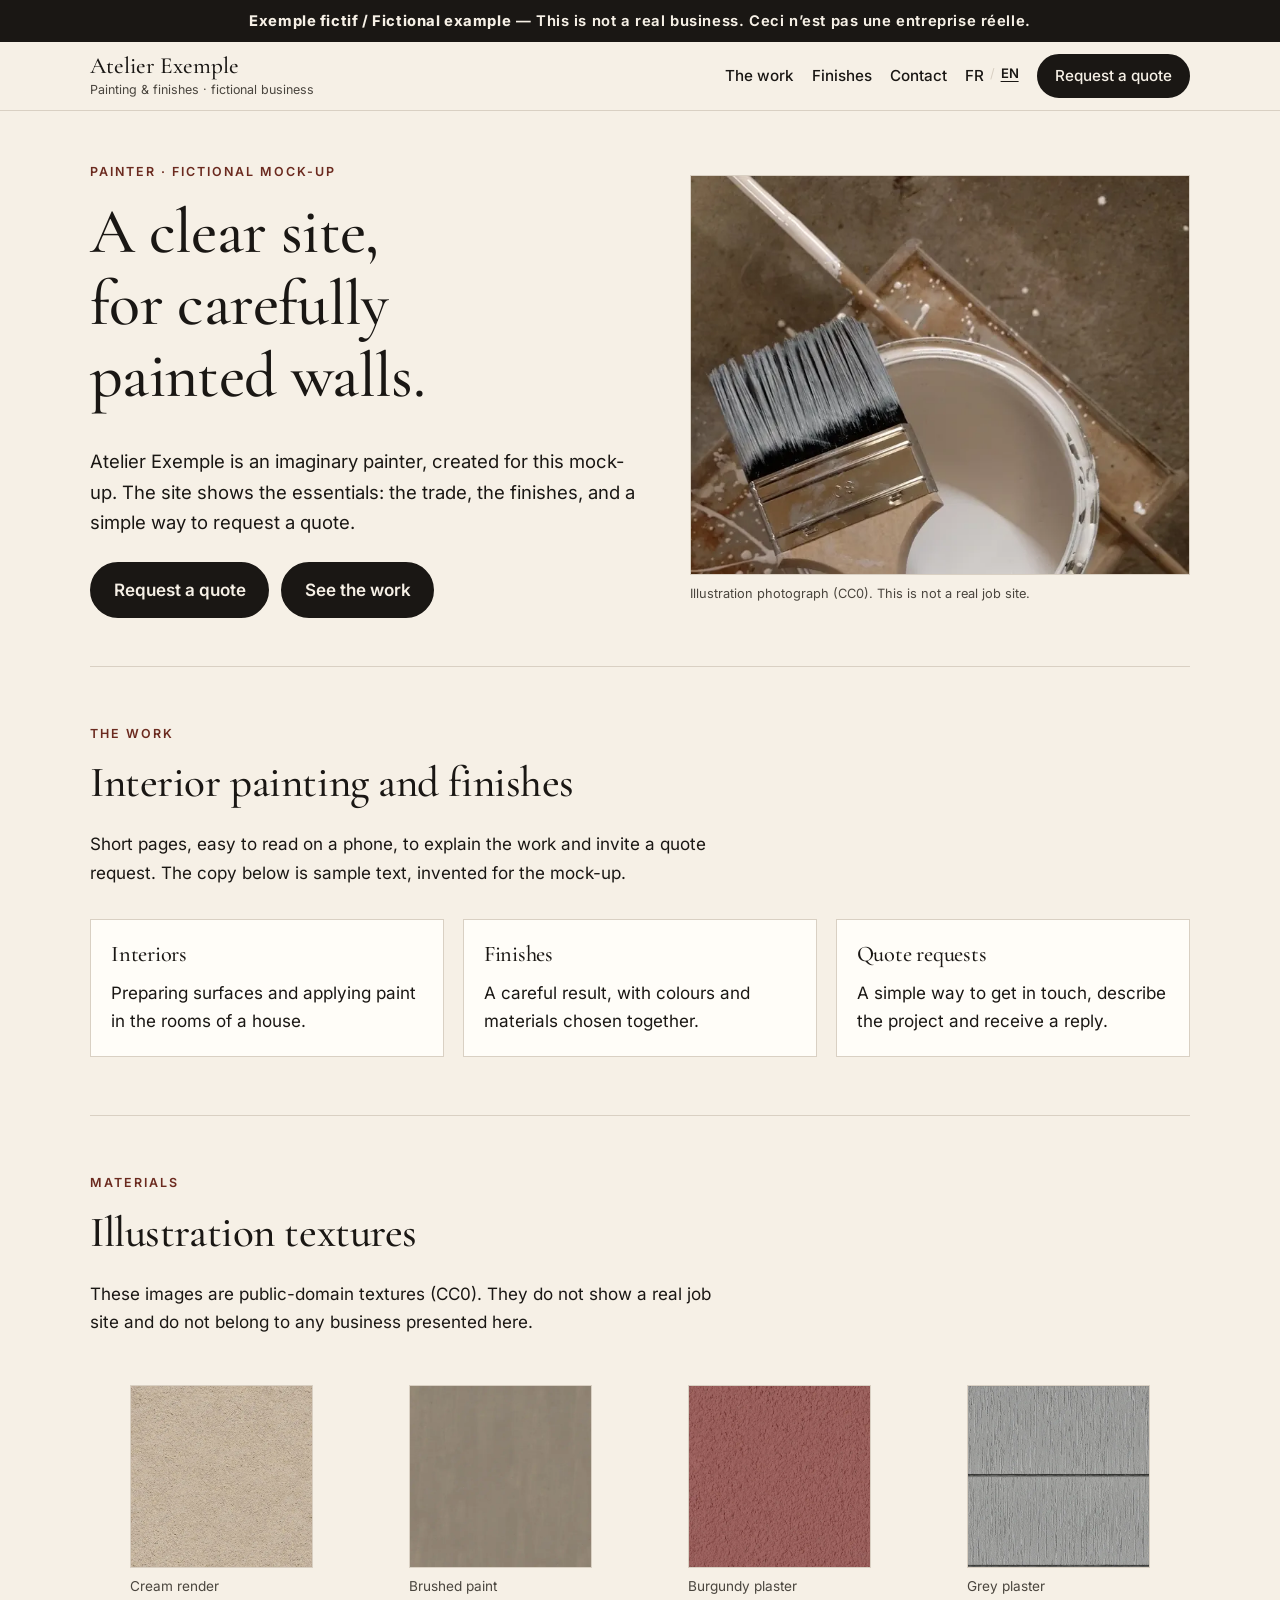
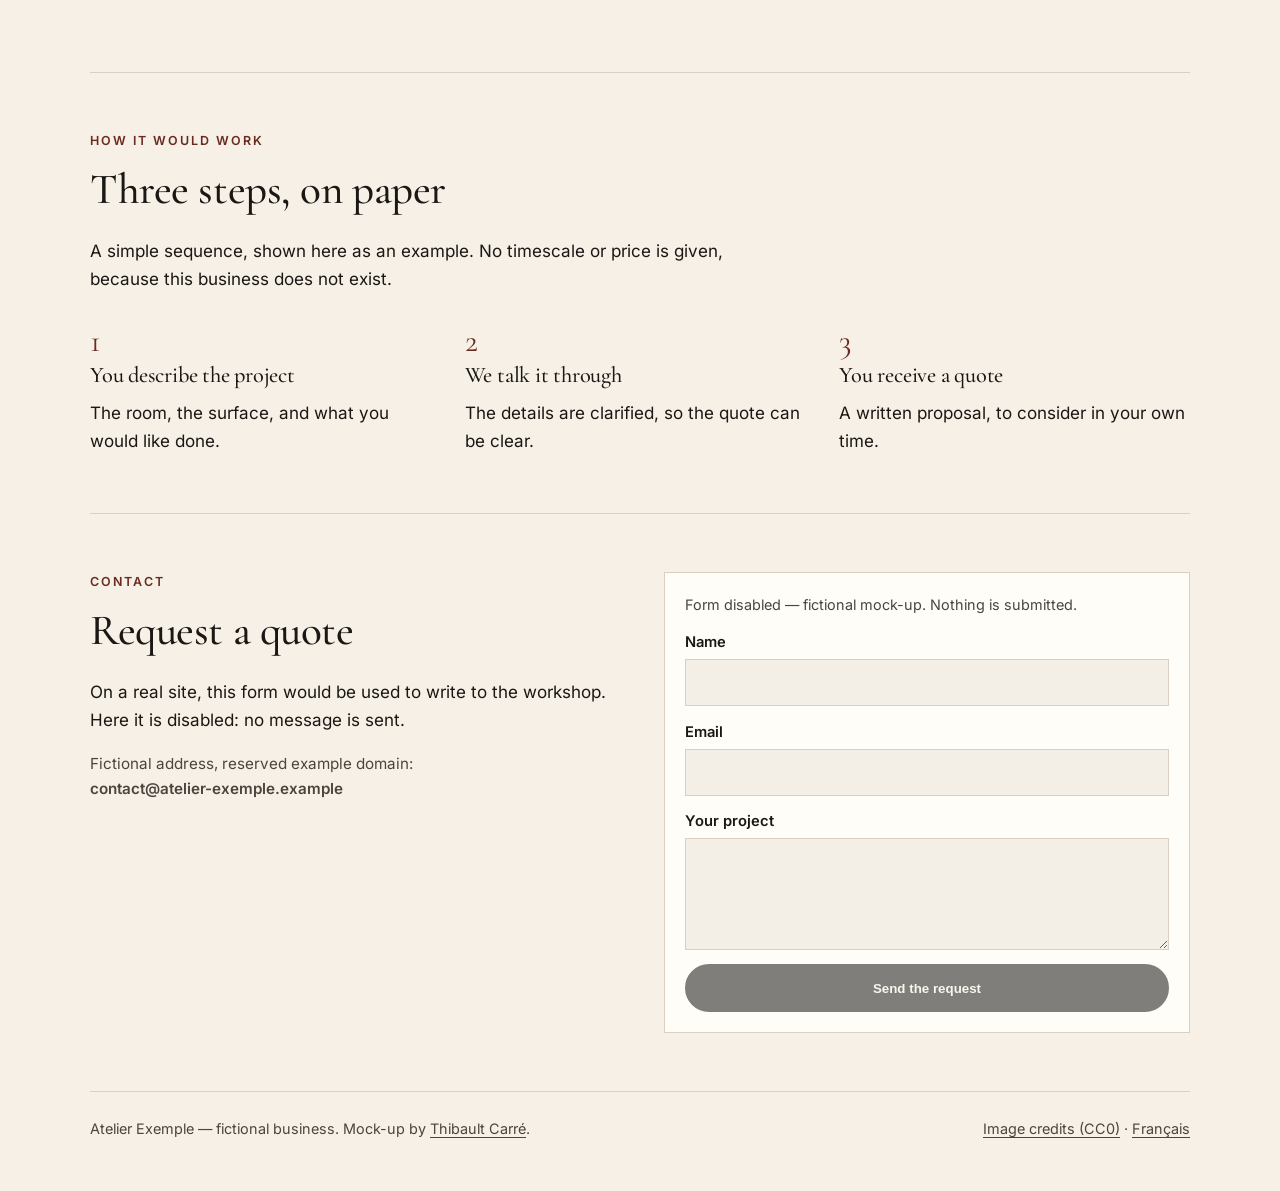
<file: demo-artisan/en/index.html>
<!DOCTYPE html>
<html lang="en">
<head>
  <meta charset="utf-8">
  <meta name="viewport" content="width=device-width, initial-scale=1">
  <title>Atelier Exemple — Fictional example of a painter’s website</title>
  <meta name="description" content="An entirely fictional demonstration mock-up of a painter’s website, made by Thibault Carré. This is not a real business.">
  <meta name="robots" content="noindex, nofollow">
  <meta name="theme-color" content="#1a1714">
  <link rel="icon" href="../../assets/favicon.svg" type="image/svg+xml">
  <link rel="preload" href="../../assets/fonts/cormorant-garamond-latin-wght-normal.woff2" as="font" type="font/woff2" crossorigin>
  <link rel="preload" href="../../assets/fonts/inter-latin-wght-normal.woff2" as="font" type="font/woff2" crossorigin>
  <link rel="stylesheet" href="../demo.css">
</head>
<body>
  <a class="skip-link" href="#contenu">Skip to main content</a>

  <header class="site-header sticky-top">
  <div class="fiction-banner" role="note">
    <strong>Exemple fictif / Fictional example</strong>
    — This is not a real business. Ceci n’est pas une entreprise réelle.
  </div>

    <div class="wrap header-inner">
      <a class="brand" href="#accueil">
        <span class="brand-name">Atelier Exemple</span>
        <span class="brand-sub">Painting &amp; finishes · fictional business</span>
      </a>
      <nav class="nav" aria-label="Primary">
        <a href="#metier">The work</a>
        <a href="#finitions">Finishes</a>
        <a href="#contact">Contact</a>
        <span class="lang-switch" aria-label="Language">
          <a href="../" lang="fr" hreflang="fr">FR</a>
          <span class="sep" aria-hidden="true">/</span>
          <span aria-current="page">EN</span>
        </span>
        <a class="btn btn-small" href="#contact">Request a quote</a>
      </nav>
    </div>
  </header>

  <main id="contenu" tabindex="-1">
    <section id="accueil" class="wrap hero" aria-labelledby="hero-title">
      <div>
        <p class="eyebrow">Painter · fictional mock-up</p>
        <h1 id="hero-title">A clear site, for carefully painted walls.</h1>
        <p class="hero-lead">Atelier Exemple is an imaginary painter, created for this mock-up. The site shows the essentials: the trade, the finishes, and a simple way to request a quote.</p>
        <div class="hero-actions">
          <a class="btn" href="#contact">Request a quote</a>
          <a class="btn" href="#metier" class="btn btn-ghost">See the work</a>
        </div>
      </div>
      <figure class="hero-visual">
        <img
          src="../img/bucket-720.webp"
          srcset="../img/bucket-720.webp 720w, ../img/bucket-1100.webp 1100w"
          sizes="(min-width: 860px) 42vw, 100vw"
          width="1100"
          height="856"
          alt="A paintbrush resting on a tin of white paint, illustration photograph.">
        <figcaption>Illustration photograph (CC0). This is not a real job site.</figcaption>
      </figure>
    </section>

    <section id="metier" class="wrap section" aria-labelledby="metier-title">
      <header class="section-head">
        <p class="eyebrow">The work</p>
        <h2 id="metier-title">Interior painting and finishes</h2>
        <p>Short pages, easy to read on a phone, to explain the work and invite a quote request. The copy below is sample text, invented for the mock-up.</p>
      </header>
      <div class="offer">
        <article>
          <h3>Interiors</h3>
          <p>Preparing surfaces and applying paint in the rooms of a house.</p>
        </article>
        <article>
          <h3>Finishes</h3>
          <p>A careful result, with colours and materials chosen together.</p>
        </article>
        <article>
          <h3>Quote requests</h3>
          <p>A simple way to get in touch, describe the project and receive a reply.</p>
        </article>
      </div>
    </section>

    <section id="finitions" class="wrap section" aria-labelledby="finitions-title">
      <header class="section-head">
        <p class="eyebrow">Materials</p>
        <h2 id="finitions-title">Illustration textures</h2>
        <p>These images are public-domain textures (CC0). They do not show a real job site and do not belong to any business presented here.</p>
      </header>
      <ul class="swatches">
        <li>
          <figure class="swatch">
            <img src="../img/cream-640.webp" srcset="../img/cream-640.webp 640w, ../img/cream-960.webp 960w" sizes="(min-width: 800px) 22vw, 45vw" width="960" height="960" alt="Cream wall texture, CC0 illustration.">
            <figcaption>Cream render</figcaption>
          </figure>
        </li>
        <li>
          <figure class="swatch">
            <img src="../img/brown-640.webp" srcset="../img/brown-640.webp 640w, ../img/brown-960.webp 960w" sizes="(min-width: 800px) 22vw, 45vw" width="960" height="960" alt="Brushed brown wall texture, CC0 illustration.">
            <figcaption>Brushed paint</figcaption>
          </figure>
        </li>
        <li>
          <figure class="swatch">
            <img src="../img/burgundy-640.webp" srcset="../img/burgundy-640.webp 640w, ../img/burgundy-960.webp 960w" sizes="(min-width: 800px) 22vw, 45vw" width="960" height="960" alt="Burgundy plaster texture, CC0 illustration.">
            <figcaption>Burgundy plaster</figcaption>
          </figure>
        </li>
        <li>
          <figure class="swatch">
            <img src="../img/grey-640.webp" srcset="../img/grey-640.webp 640w, ../img/grey-960.webp 960w" sizes="(min-width: 800px) 22vw, 45vw" width="960" height="960" alt="Grey raked plaster texture, CC0 illustration.">
            <figcaption>Grey plaster</figcaption>
          </figure>
        </li>
      </ul>
    </section>

    <section class="wrap section" aria-labelledby="etapes-title">
      <header class="section-head">
        <p class="eyebrow">How it would work</p>
        <h2 id="etapes-title">Three steps, on paper</h2>
        <p>A simple sequence, shown here as an example. No timescale or price is given, because this business does not exist.</p>
      </header>
      <ol class="steps">
        <li>
          <p class="step-n" aria-hidden="true">1</p>
          <h3>You describe the project</h3>
          <p>The room, the surface, and what you would like done.</p>
        </li>
        <li>
          <p class="step-n" aria-hidden="true">2</p>
          <h3>We talk it through</h3>
          <p>The details are clarified, so the quote can be clear.</p>
        </li>
        <li>
          <p class="step-n" aria-hidden="true">3</p>
          <h3>You receive a quote</h3>
          <p>A written proposal, to consider in your own time.</p>
        </li>
      </ol>
    </section>

    <section id="contact" class="wrap section" aria-labelledby="contact-title">
      <div class="contact-grid">
        <div>
          <p class="eyebrow">Contact</p>
          <h2 id="contact-title">Request a quote</h2>
          <p>On a real site, this form would be used to write to the workshop. Here it is disabled: no message is sent.</p>
          <p class="note">Fictional address, reserved example domain:<br>
            <span class="fake-mail">contact@atelier-exemple.example</span></p>
        </div>
        <form action="#" method="post" aria-describedby="form-disabled-msg">
          <p id="form-disabled-msg" class="form-disabled-msg">Form disabled — fictional mock-up. Nothing is submitted.</p>
          <label>Name
            <input type="text" name="name" autocomplete="name" disabled>
          </label>
          <label>Email
            <input type="email" name="email" autocomplete="email" disabled>
          </label>
          <label>Your project
            <textarea name="message" disabled></textarea>
          </label>
          <button class="btn" type="submit" disabled>Send the request</button>
        </form>
      </div>
    </section>
  </main>

  <footer class="site-footer">
    <div class="wrap footer-inner">
      <p>Atelier Exemple — fictional business. Mock-up by <a href="../../en/">Thibault Carré</a>.</p>
      <p><a href="../../en/credits.html">Image credits (CC0)</a> · <a href="../" lang="fr" hreflang="fr">Français</a></p>
    </div>
  </footer>
</body>
</html>
</file>
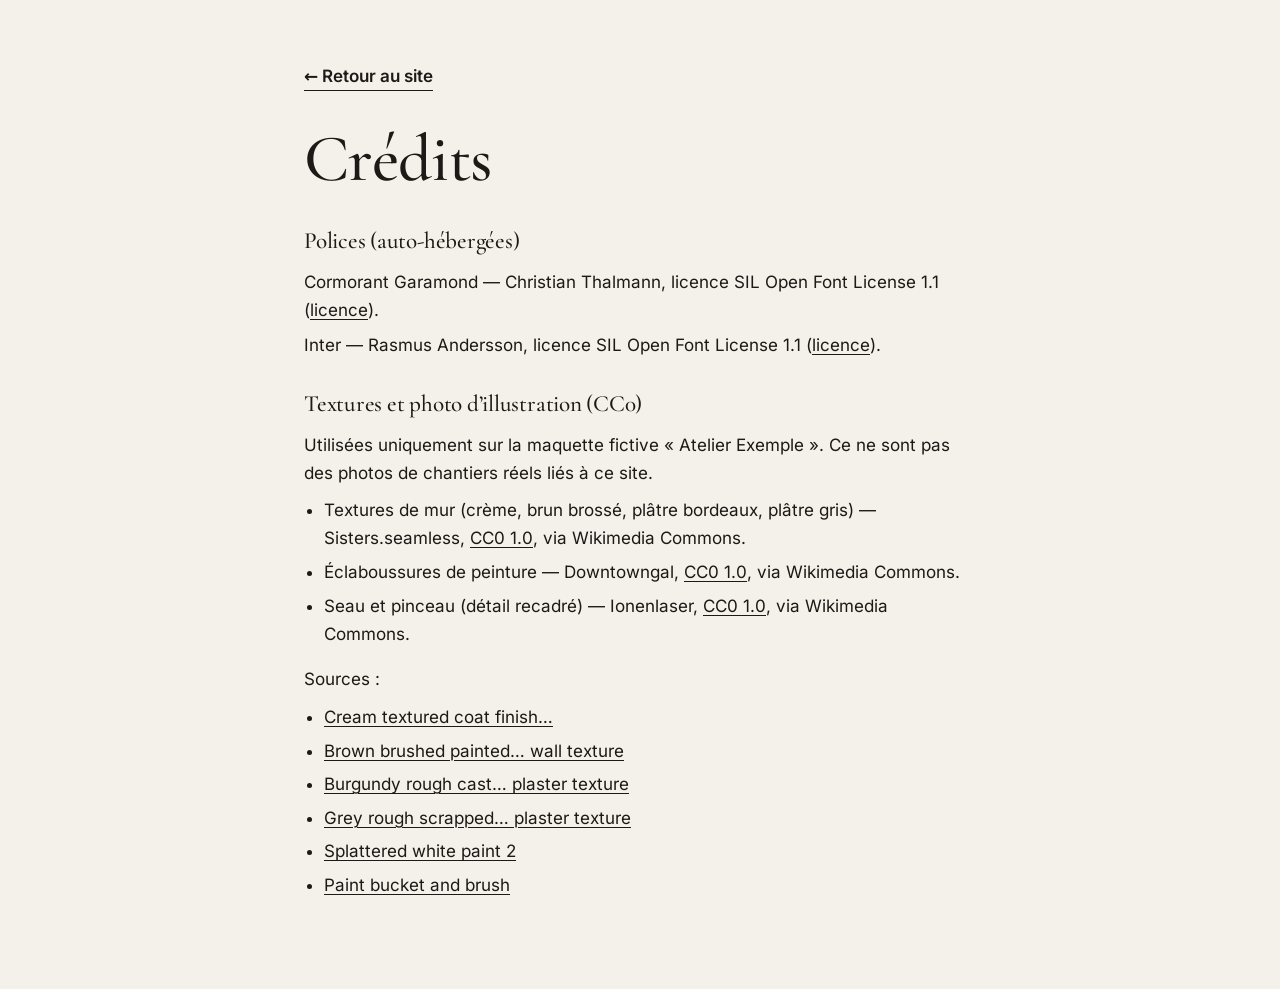
<file: credits.html>
<!DOCTYPE html>
<html lang="fr">
<head>
  <meta charset="utf-8">
  <meta name="viewport" content="width=device-width, initial-scale=1">
  <title>Crédits · Thibault Carré</title>
  <meta name="description" content="Crédits des polices et des textures utilisées sur le site de Thibault Carré.">
  <meta name="theme-color" content="#1c1917">
  <link rel="canonical" href="https://tibononox.github.io/thibault-carre/credits.html">
  <link rel="alternate" hreflang="fr" href="https://tibononox.github.io/thibault-carre/credits.html">
  <link rel="alternate" hreflang="en" href="https://tibononox.github.io/thibault-carre/en/credits.html">
  <link rel="icon" href="assets/favicon.svg" type="image/svg+xml">
  <link rel="stylesheet" href="css/style.css">
</head>
<body>
  <a class="skip-link" href="#contenu">Aller au contenu principal</a>
  <main id="contenu" class="legal container narrow" tabindex="-1">
    <p><a class="back" href="./">← Retour au site</a></p>
    <h1>Crédits</h1>

    <h2>Polices (auto-hébergées)</h2>
    <p>Cormorant Garamond — Christian Thalmann, licence SIL Open Font License 1.1 (<a href="assets/fonts/LICENSE-cormorant-garamond.txt">licence</a>).</p>
    <p>Inter — Rasmus Andersson, licence SIL Open Font License 1.1 (<a href="assets/fonts/LICENSE-inter.txt">licence</a>).</p>

    <h2>Textures et photo d’illustration (CC0)</h2>
    <p>Utilisées uniquement sur la maquette fictive «&nbsp;Atelier Exemple&nbsp;». Ce ne sont pas des photos de chantiers réels liés à ce site.</p>
    <ul>
      <li>Textures de mur (crème, brun brossé, plâtre bordeaux, plâtre gris) — Sisters.seamless, <a href="https://creativecommons.org/publicdomain/zero/1.0/deed.fr">CC0 1.0</a>, via Wikimedia Commons.</li>
      <li>Éclaboussures de peinture — Downtowngal, <a href="https://creativecommons.org/publicdomain/zero/1.0/deed.fr">CC0 1.0</a>, via Wikimedia Commons.</li>
      <li>Seau et pinceau (détail recadré) — Ionenlaser, <a href="https://creativecommons.org/publicdomain/zero/1.0/deed.fr">CC0 1.0</a>, via Wikimedia Commons.</li>
    </ul>
    <p>Sources&nbsp;:</p>
    <ul>
      <li><a href="https://commons.wikimedia.org/wiki/File:Cream_textured_coat_finish_clean_seamless_building_wall_texture.jpg">Cream textured coat finish…</a></li>
      <li><a href="https://commons.wikimedia.org/wiki/File:Brown_brushed_painted_slightly_worn_aged_seamless_concrete_building_wall_texture.jpg">Brown brushed painted… wall texture</a></li>
      <li><a href="https://commons.wikimedia.org/wiki/File:Burgundy_rough_cast_finish_clean_seamless_plaster_building_wall_texture.jpg">Burgundy rough cast… plaster texture</a></li>
      <li><a href="https://commons.wikimedia.org/wiki/File:Grey_rough_scrapped_finish_plaster_horizontal_stripes_divided_building_wall_texture.jpg">Grey rough scrapped… plaster texture</a></li>
      <li><a href="https://commons.wikimedia.org/wiki/File:Splattered_white_paint_2.jpg">Splattered white paint 2</a></li>
      <li><a href="https://commons.wikimedia.org/wiki/File:Paint_bucket_and_brush.jpg">Paint bucket and brush</a></li>
    </ul>
  </main>
</body>
</html>
</file>
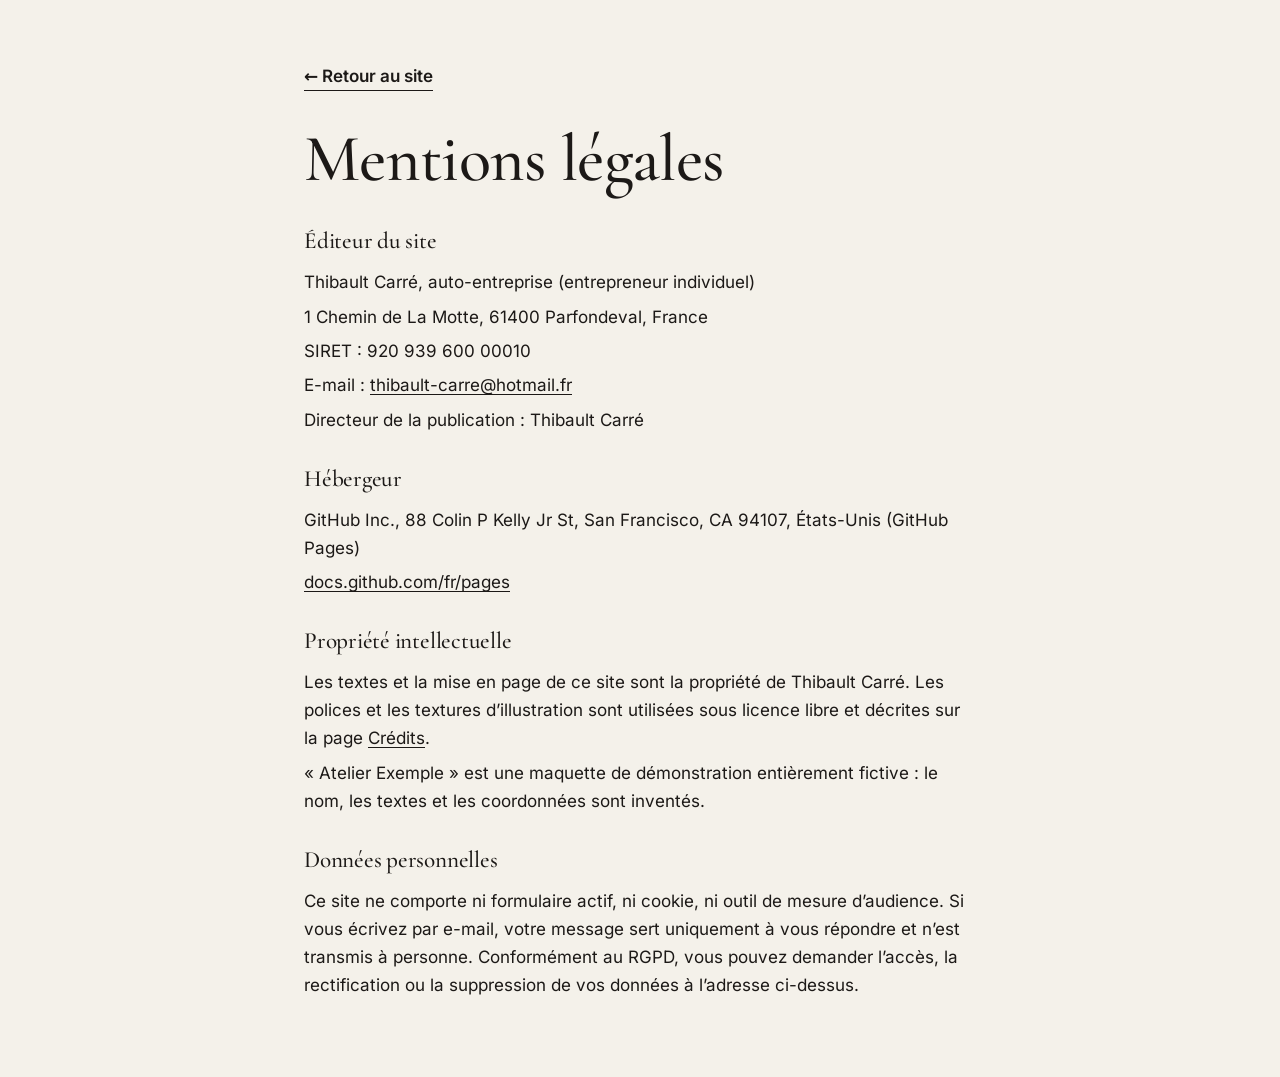
<file: mentions-legales.html>
<!DOCTYPE html>
<html lang="fr">
<head>
  <meta charset="utf-8">
  <meta name="viewport" content="width=device-width, initial-scale=1">
  <title>Mentions légales · Thibault Carré</title>
  <meta name="description" content="Mentions légales du site de Thibault Carré.">
  <meta name="theme-color" content="#1c1917">
  <link rel="canonical" href="https://tibononox.github.io/thibault-carre/mentions-legales.html">
  <link rel="alternate" hreflang="fr" href="https://tibononox.github.io/thibault-carre/mentions-legales.html">
  <link rel="alternate" hreflang="en" href="https://tibononox.github.io/thibault-carre/en/legal-notice.html">
  <link rel="icon" href="assets/favicon.svg" type="image/svg+xml">
  <link rel="stylesheet" href="css/style.css">
</head>
<body>
  <a class="skip-link" href="#contenu">Aller au contenu principal</a>
  <main id="contenu" class="legal container narrow" tabindex="-1">
    <p><a class="back" href="./">← Retour au site</a></p>
    <h1>Mentions légales</h1>

    <h2>Éditeur du site</h2>
    <p>Thibault Carré, auto-entreprise (entrepreneur individuel)</p>
    <p>1 Chemin de La Motte, 61400 Parfondeval, France</p>
    <p>SIRET&nbsp;: 920 939 600 00010</p>
    <p>E-mail&nbsp;: <a href="mailto:thibault-carre@hotmail.fr">thibault-carre@hotmail.fr</a></p>
    <p>Directeur de la publication&nbsp;: Thibault Carré</p>

    <h2>Hébergeur</h2>
    <p>GitHub Inc., 88 Colin P Kelly Jr St, San Francisco, CA 94107, États-Unis (GitHub Pages)</p>
    <p><a href="https://docs.github.com/fr/pages">docs.github.com/fr/pages</a></p>

    <h2>Propriété intellectuelle</h2>
    <p>Les textes et la mise en page de ce site sont la propriété de Thibault Carré. Les polices et les textures d’illustration sont utilisées sous licence libre et décrites sur la page <a href="credits.html">Crédits</a>.</p>
    <p>«&nbsp;Atelier Exemple&nbsp;» est une maquette de démonstration entièrement fictive&nbsp;: le nom, les textes et les coordonnées sont inventés.</p>

    <h2>Données personnelles</h2>
    <p>Ce site ne comporte ni formulaire actif, ni cookie, ni outil de mesure d’audience. Si vous écrivez par e-mail, votre message sert uniquement à vous répondre et n’est transmis à personne. Conformément au RGPD, vous pouvez demander l’accès, la rectification ou la suppression de vos données à l’adresse ci-dessus.</p>
  </main>
</body>
</html>
</file>
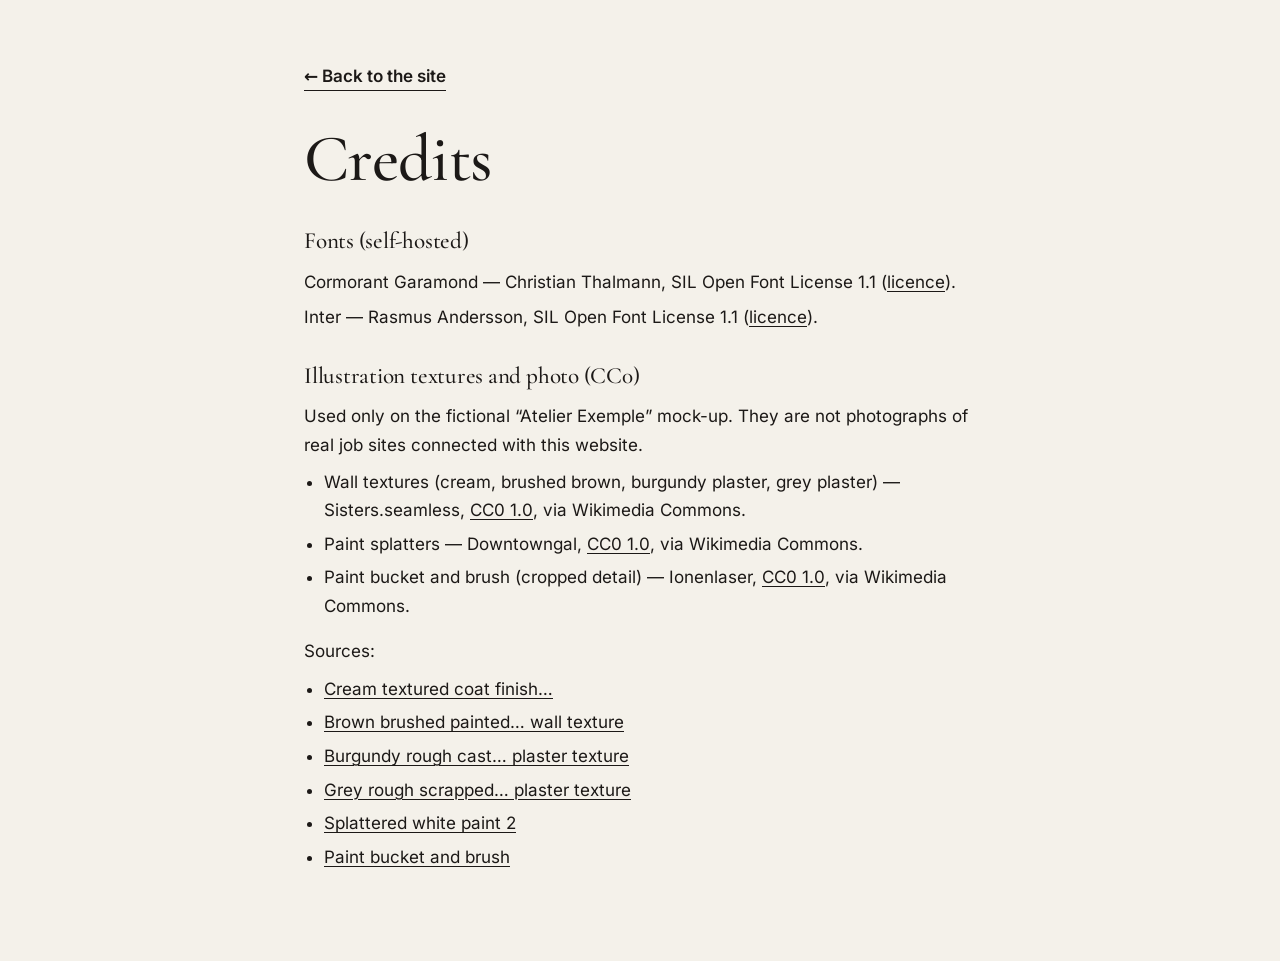
<file: en/credits.html>
<!DOCTYPE html>
<html lang="en">
<head>
  <meta charset="utf-8">
  <meta name="viewport" content="width=device-width, initial-scale=1">
  <title>Credits · Thibault Carré</title>
  <meta name="description" content="Credits for the fonts and textures used on Thibault Carré’s website.">
  <meta name="theme-color" content="#1c1917">
  <link rel="canonical" href="https://tibononox.github.io/thibault-carre/en/credits.html">
  <link rel="alternate" hreflang="fr" href="https://tibononox.github.io/thibault-carre/credits.html">
  <link rel="alternate" hreflang="en" href="https://tibononox.github.io/thibault-carre/en/credits.html">
  <link rel="icon" href="../assets/favicon.svg" type="image/svg+xml">
  <link rel="stylesheet" href="../css/style.css">
</head>
<body>
  <a class="skip-link" href="#contenu">Skip to main content</a>
  <main id="contenu" class="legal container narrow" tabindex="-1">
    <p><a class="back" href="./">← Back to the site</a></p>
    <h1>Credits</h1>

    <h2>Fonts (self-hosted)</h2>
    <p>Cormorant Garamond — Christian Thalmann, SIL Open Font License 1.1 (<a href="../assets/fonts/LICENSE-cormorant-garamond.txt">licence</a>).</p>
    <p>Inter — Rasmus Andersson, SIL Open Font License 1.1 (<a href="../assets/fonts/LICENSE-inter.txt">licence</a>).</p>

    <h2>Illustration textures and photo (CC0)</h2>
    <p>Used only on the fictional “Atelier Exemple” mock-up. They are not photographs of real job sites connected with this website.</p>
    <ul>
      <li>Wall textures (cream, brushed brown, burgundy plaster, grey plaster) — Sisters.seamless, <a href="https://creativecommons.org/publicdomain/zero/1.0/deed.en">CC0 1.0</a>, via Wikimedia Commons.</li>
      <li>Paint splatters — Downtowngal, <a href="https://creativecommons.org/publicdomain/zero/1.0/deed.en">CC0 1.0</a>, via Wikimedia Commons.</li>
      <li>Paint bucket and brush (cropped detail) — Ionenlaser, <a href="https://creativecommons.org/publicdomain/zero/1.0/deed.en">CC0 1.0</a>, via Wikimedia Commons.</li>
    </ul>
    <p>Sources:</p>
    <ul>
      <li><a href="https://commons.wikimedia.org/wiki/File:Cream_textured_coat_finish_clean_seamless_building_wall_texture.jpg">Cream textured coat finish…</a></li>
      <li><a href="https://commons.wikimedia.org/wiki/File:Brown_brushed_painted_slightly_worn_aged_seamless_concrete_building_wall_texture.jpg">Brown brushed painted… wall texture</a></li>
      <li><a href="https://commons.wikimedia.org/wiki/File:Burgundy_rough_cast_finish_clean_seamless_plaster_building_wall_texture.jpg">Burgundy rough cast… plaster texture</a></li>
      <li><a href="https://commons.wikimedia.org/wiki/File:Grey_rough_scrapped_finish_plaster_horizontal_stripes_divided_building_wall_texture.jpg">Grey rough scrapped… plaster texture</a></li>
      <li><a href="https://commons.wikimedia.org/wiki/File:Splattered_white_paint_2.jpg">Splattered white paint 2</a></li>
      <li><a href="https://commons.wikimedia.org/wiki/File:Paint_bucket_and_brush.jpg">Paint bucket and brush</a></li>
    </ul>
  </main>
</body>
</html>
</file>
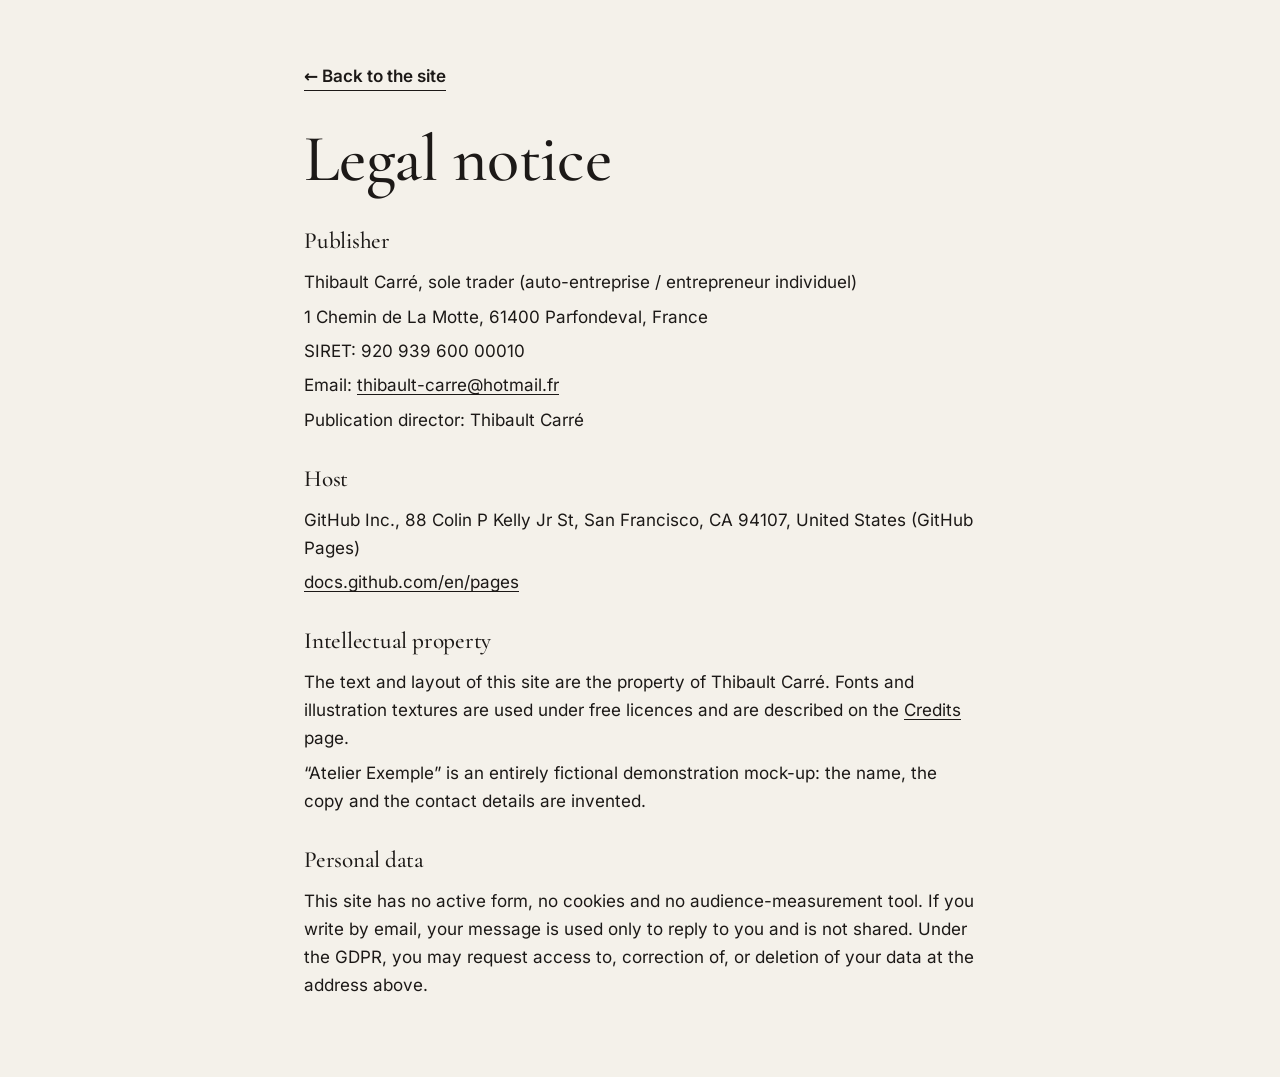
<file: en/legal-notice.html>
<!DOCTYPE html>
<html lang="en">
<head>
  <meta charset="utf-8">
  <meta name="viewport" content="width=device-width, initial-scale=1">
  <title>Legal notice · Thibault Carré</title>
  <meta name="description" content="Legal notice for Thibault Carré’s website.">
  <meta name="theme-color" content="#1c1917">
  <link rel="canonical" href="https://tibononox.github.io/thibault-carre/en/legal-notice.html">
  <link rel="alternate" hreflang="fr" href="https://tibononox.github.io/thibault-carre/mentions-legales.html">
  <link rel="alternate" hreflang="en" href="https://tibononox.github.io/thibault-carre/en/legal-notice.html">
  <link rel="icon" href="../assets/favicon.svg" type="image/svg+xml">
  <link rel="stylesheet" href="../css/style.css">
</head>
<body>
  <a class="skip-link" href="#contenu">Skip to main content</a>
  <main id="contenu" class="legal container narrow" tabindex="-1">
    <p><a class="back" href="./">← Back to the site</a></p>
    <h1>Legal notice</h1>

    <h2>Publisher</h2>
    <p>Thibault Carré, sole trader (auto-entreprise / entrepreneur individuel)</p>
    <p>1 Chemin de La Motte, 61400 Parfondeval, France</p>
    <p>SIRET: 920 939 600 00010</p>
    <p>Email: <a href="mailto:thibault-carre@hotmail.fr">thibault-carre@hotmail.fr</a></p>
    <p>Publication director: Thibault Carré</p>

    <h2>Host</h2>
    <p>GitHub Inc., 88 Colin P Kelly Jr St, San Francisco, CA 94107, United States (GitHub Pages)</p>
    <p><a href="https://docs.github.com/en/pages">docs.github.com/en/pages</a></p>

    <h2>Intellectual property</h2>
    <p>The text and layout of this site are the property of Thibault Carré. Fonts and illustration textures are used under free licences and are described on the <a href="credits.html">Credits</a> page.</p>
    <p>“Atelier Exemple” is an entirely fictional demonstration mock-up: the name, the copy and the contact details are invented.</p>

    <h2>Personal data</h2>
    <p>This site has no active form, no cookies and no audience-measurement tool. If you write by email, your message is used only to reply to you and is not shared. Under the GDPR, you may request access to, correction of, or deletion of your data at the address above.</p>
  </main>
</body>
</html>
</file>
<file: css/style.css>
/* Polices auto-hébergées (SIL Open Font License 1.1) — voir assets/fonts/LICENSE-*.txt */
@font-face {
  font-family: "Cormorant Garamond";
  font-style: normal;
  font-weight: 300 700;
  font-display: swap;
  src: url("../assets/fonts/cormorant-garamond-latin-wght-normal.woff2") format("woff2");
}
@font-face {
  font-family: "Cormorant Garamond";
  font-style: italic;
  font-weight: 300 700;
  font-display: swap;
  src: url("../assets/fonts/cormorant-garamond-latin-wght-italic.woff2") format("woff2");
}
@font-face {
  font-family: "Inter";
  font-style: normal;
  font-weight: 100 900;
  font-display: swap;
  src: url("../assets/fonts/inter-latin-wght-normal.woff2") format("woff2");
}

:root {
  --bg: #f4f1ea;
  --bg-alt: #ebe7de;
  --ink: #1c1917;
  --muted: #44403c;
  --line: #d6d1c7;
  --cream: #f4f1ea;
  --serif: "Cormorant Garamond", "Iowan Old Style", "Palatino Linotype", Georgia, serif;
  --sans: "Inter", system-ui, -apple-system, "Segoe UI", Roboto, Arial, sans-serif;
  --header-h: 4.5rem;
  --ease: cubic-bezier(.2, .7, .2, 1);
  --max: 1120px;
  --gutter: 1.5rem;
}

*, *::before, *::after { box-sizing: border-box; }
html {
  scroll-behavior: smooth;
  scroll-padding-top: calc(var(--header-h) + 1rem);
  -webkit-text-size-adjust: 100%;
}
@media (prefers-reduced-motion: reduce) {
  html { scroll-behavior: auto; }
  *, *::before, *::after {
    animation-duration: 0.01ms !important;
    animation-iteration-count: 1 !important;
    transition-duration: 0.01ms !important;
    scroll-behavior: auto !important;
  }
}

body {
  margin: 0;
  font-family: var(--sans);
  font-size: 1.0625rem;
  line-height: 1.65;
  color: var(--ink);
  background: var(--bg);
  -webkit-font-smoothing: antialiased;
}

img, svg { display: block; max-width: 100%; height: auto; }
h1, h2, h3 {
  font-family: var(--serif);
  font-weight: 500;
  line-height: 1.12;
  letter-spacing: -0.01em;
  margin: 0 0 0.6em;
  color: var(--ink);
  text-wrap: balance;
}
h1 { font-size: clamp(2.35rem, 6.2vw, 4.15rem); margin-bottom: 0.4em; }
h2 { font-size: clamp(2rem, 4.4vw, 3rem); }
h3 { font-size: 1.45rem; font-weight: 560; }
p { margin: 0 0 1em; }
p:last-child { margin-bottom: 0; }
a { color: var(--ink); text-underline-offset: 0.18em; text-decoration-thickness: 1px; }
a:hover { text-decoration-thickness: 2px; }
ul, ol { margin: 0; padding: 0; list-style: none; }
strong { font-weight: 600; }

.container { width: min(var(--max), 100% - 2 * var(--gutter)); margin-inline: auto; }
.narrow { width: min(42rem, 100% - 2 * var(--gutter)); margin-inline: auto; }

.visually-hidden {
  position: absolute !important;
  width: 1px; height: 1px;
  margin: -1px; overflow: hidden;
  clip: rect(0 0 0 0);
  white-space: nowrap; border: 0;
}

:focus-visible {
  outline: 3px solid var(--ink);
  outline-offset: 3px;
}
main:focus { outline: none; }

.skip-link {
  position: absolute;
  left: 1rem;
  top: -120px;
  z-index: 200;
  padding: 0.75rem 1.1rem;
  background: var(--ink);
  color: var(--cream);
  font-weight: 600;
  text-decoration: none;
}
.skip-link:focus { top: 1rem; color: var(--cream); }

.eyebrow {
  font-family: var(--sans);
  font-size: 0.78rem;
  font-weight: 600;
  letter-spacing: 0.16em;
  text-transform: uppercase;
  color: var(--muted);
  margin: 0 0 0.9rem;
}

/* Header */
.site-header {
  position: sticky;
  top: 0;
  z-index: 50;
  background: color-mix(in srgb, var(--bg) 92%, transparent);
  backdrop-filter: blur(12px);
  border-bottom: 1px solid var(--line);
}
.header-inner {
  display: flex;
  align-items: center;
  justify-content: space-between;
  gap: 1rem 1.5rem;
  min-height: var(--header-h);
  flex-wrap: wrap;
  padding-block: 0.65rem;
}
.brand {
  display: flex;
  flex-direction: column;
  text-decoration: none;
  line-height: 1.15;
  min-width: 0;
}
.brand:hover { text-decoration: none; }
.brand-name {
  font-family: var(--serif);
  font-size: 1.35rem;
  font-weight: 500;
}
.brand-sub {
  font-size: 0.78rem;
  color: var(--muted);
  letter-spacing: 0.02em;
}

.nav-menu {
  display: flex;
  flex-wrap: wrap;
  align-items: center;
  gap: 0.35rem 1.15rem;
}
.nav-menu a {
  text-decoration: none;
  font-size: 0.95rem;
  font-weight: 500;
  padding: 0.35rem 0;
}
.nav-menu a:hover { text-decoration: underline; }

.header-tools {
  display: flex;
  align-items: center;
  gap: 0.85rem;
  flex-wrap: wrap;
}
.lang-switch {
  display: inline-flex;
  align-items: center;
  gap: 0.35rem;
  font-size: 0.82rem;
  font-weight: 600;
  letter-spacing: 0.04em;
}
.lang-switch a, .lang-switch span {
  text-decoration: none;
  padding: 0.25rem 0.15rem;
}
.lang-switch [aria-current="page"] {
  text-decoration: underline;
  text-underline-offset: 0.2em;
}
.lang-switch .sep { color: var(--line); font-weight: 400; pointer-events: none; }

.btn {
  display: inline-flex;
  align-items: center;
  justify-content: center;
  gap: 0.5rem;
  min-height: 48px;
  padding: 0.75rem 1.35rem;
  border-radius: 999px;
  background: var(--ink);
  color: var(--cream);
  font-weight: 600;
  font-size: 1rem;
  text-decoration: none;
  border: 2px solid var(--ink);
  transition: background-color 0.2s var(--ease), color 0.2s var(--ease);
}
.btn:hover {
  background: transparent;
  color: var(--ink);
  text-decoration: none;
}
.btn-small { min-height: 42px; padding: 0.45rem 1rem; font-size: 0.92rem; }
.btn-ghost {
  background: transparent;
  color: var(--ink);
}
.btn-ghost:hover {
  background: var(--ink);
  color: var(--cream);
}

/* Hero */
.hero {
  padding: 4.5rem 0 3.5rem;
  border-bottom: 1px solid var(--line);
}
.hero-lead {
  font-size: clamp(1.1rem, 2vw, 1.3rem);
  line-height: 1.55;
  max-width: 38rem;
  color: var(--ink);
  margin-bottom: 1.75rem;
}
.hero-actions {
  display: flex;
  flex-wrap: wrap;
  gap: 0.75rem 1rem;
  margin-bottom: 2.25rem;
}
.creds {
  display: flex;
  flex-wrap: wrap;
  gap: 0.6rem 1.75rem;
  padding: 0;
  margin: 0;
  border-top: 1px solid var(--line);
  padding-top: 1.4rem;
}
.creds li {
  font-size: 0.9rem;
  color: var(--muted);
  max-width: 18rem;
}
.creds strong { color: var(--ink); font-weight: 600; display: block; }

/* Sections */
.section { padding: 4.25rem 0; }
.section + .section { border-top: 1px solid var(--line); }
.section-alt { background: var(--bg-alt); }
.section-head { max-width: 40rem; margin-bottom: 2.25rem; }
.section-intro { font-size: 1.12rem; color: var(--ink); }

/* Offer */
.offer-grid {
  display: grid;
  grid-template-columns: repeat(auto-fit, minmax(min(100%, 15.5rem), 1fr));
  gap: 1.25rem;
}
.offer-card {
  background: var(--bg);
  border: 1px solid var(--line);
  padding: 1.5rem 1.4rem 1.4rem;
  height: 100%;
}
.section-alt .offer-card { background: var(--bg); }
.offer-card h3 { margin-bottom: 0.45em; }
.offer-card p { color: var(--muted); }

/* Featured example */
.example-card {
  display: grid;
  gap: 1.5rem;
  border: 1px solid var(--line);
  background: var(--bg);
  padding: clamp(1.4rem, 3vw, 2.25rem);
}
.example-kicker {
  display: inline-block;
  font-size: 0.75rem;
  font-weight: 700;
  letter-spacing: 0.14em;
  text-transform: uppercase;
  color: var(--muted);
  margin-bottom: 0.7rem;
}
.example-card h3 { font-size: clamp(1.8rem, 3vw, 2.4rem); margin-bottom: 0.45em; }
.example-note {
  font-size: 0.95rem;
  color: var(--muted);
  margin-top: 1rem;
}
.link-arrow {
  display: inline-flex;
  align-items: center;
  gap: 0.4rem;
  font-weight: 600;
  margin-top: 1.2rem;
  text-decoration: none;
  border-bottom: 1px solid currentColor;
  padding-bottom: 0.1rem;
}
.link-arrow:hover { border-bottom-width: 2px; }

/* Projects */
.projects {
  display: grid;
  gap: 1.15rem;
}
.project {
  display: grid;
  gap: 0.35rem 2rem;
  padding: 1.35rem 0;
  border-top: 1px solid var(--line);
}
.project:first-child { border-top: 0; padding-top: 0; }
.project-meta {
  font-size: 0.85rem;
  color: var(--muted);
  margin: 0;
}
.project h3 { margin: 0.15rem 0 0.4rem; }
.tags {
  display: flex;
  flex-wrap: wrap;
  gap: 0.4rem;
  margin-top: 0.7rem;
}
.tags li {
  font-size: 0.78rem;
  font-weight: 600;
  letter-spacing: 0.02em;
  color: var(--muted);
  border: 1px solid var(--line);
  border-radius: 999px;
  padding: 0.2rem 0.65rem;
}

@media (min-width: 800px) {
  .project {
    grid-template-columns: 14.5rem 1fr;
    align-items: start;
  }
  .project-meta { padding-top: 0.45rem; }
}

/* About */
.about-grid {
  display: grid;
  gap: 2.5rem;
}
@media (min-width: 860px) {
  .about-grid { grid-template-columns: 1.2fr 0.8fr; gap: 4rem; }
}
.edu, .langs { display: grid; gap: 1.1rem; }
.edu-item, .lang {
  border-top: 1px solid var(--line);
  padding-top: 1rem;
}
.edu-year { display: block; font-size: 0.85rem; color: var(--muted); margin-bottom: 0.2rem; }
.edu-item h3, .lang h3 { margin: 0 0 0.15rem; font-size: 1.25rem; }
.edu-item p, .lang p { color: var(--muted); margin: 0; }
.lang-row { display: flex; align-items: baseline; justify-content: space-between; gap: 1rem; }
.lang-level { font-weight: 700; font-size: 0.95rem; }

/* Contact */
.contact { text-align: left; }
.contact-email {
  display: inline-flex;
  align-items: center;
  gap: 0.7rem;
  font-size: clamp(1.15rem, 2.4vw, 1.55rem);
  font-weight: 600;
  text-decoration: none;
  border-bottom: 1px solid currentColor;
  padding-bottom: 0.15rem;
  margin-top: 0.5rem;
}
.contact-email:hover { border-bottom-width: 2px; }
.contact-email svg { flex: 0 0 auto; }

/* Footer */
.site-footer {
  border-top: 1px solid var(--line);
  padding: 1.5rem 0 2rem;
  font-size: 0.9rem;
  color: var(--muted);
}
.footer-inner {
  display: flex;
  flex-wrap: wrap;
  gap: 0.75rem 1.5rem;
  justify-content: space-between;
  align-items: baseline;
}
.footer-links {
  display: flex;
  flex-wrap: wrap;
  gap: 0.75rem 1.25rem;
}
.footer-links a { color: var(--muted); }

/* Legal pages */
.legal { padding: 3.5rem 0 4.5rem; }
.legal h1 { margin-bottom: 1rem; }
.legal h2 { font-size: 1.45rem; margin-top: 2rem; }
.legal p { margin: 0.4rem 0; }
.legal .back { display: inline-block; margin-bottom: 1.5rem; font-weight: 600; text-decoration: none; border-bottom: 1px solid currentColor; }

/* 200% zoom / narrow */
@media (max-width: 640px) {
  :root { --gutter: 1.15rem; --header-h: auto; }
  .hero { padding: 2.75rem 0 2.5rem; }
  .section { padding: 3rem 0; }
  .btn-header { width: 100%; }
  .header-tools { width: 100%; justify-content: space-between; }
  .nav-menu { width: 100%; padding-top: 0.15rem; }
}

@media (min-width: 641px) {
  .nav-menu { margin-left: auto; padding-right: 0.5rem; }
}

.legal ul { list-style: disc; padding-left: 1.25rem; margin: 0.6rem 0 1.1rem; }
.legal li { margin: 0.35rem 0; }
.legal li a { overflow-wrap: anywhere; }
</file>
<file: demo-artisan/demo.css>
/* Demo « Atelier Exemple » — maquette fictive. Polices auto-hébergées (OFL). */
@font-face {
  font-family: "Cormorant Garamond";
  font-style: normal;
  font-weight: 300 700;
  font-display: swap;
  src: url("../assets/fonts/cormorant-garamond-latin-wght-normal.woff2") format("woff2");
}
@font-face {
  font-family: "Cormorant Garamond";
  font-style: italic;
  font-weight: 300 700;
  font-display: swap;
  src: url("../assets/fonts/cormorant-garamond-latin-wght-italic.woff2") format("woff2");
}
@font-face {
  font-family: "Inter";
  font-style: normal;
  font-weight: 100 900;
  font-display: swap;
  src: url("../assets/fonts/inter-latin-wght-normal.woff2") format("woff2");
}

:root {
  --paper: #f6f0e6;
  --ink: #1a1714;
  --muted: #4a453e;
  --line: #d9d0c3;
  --accent: #6b2a1f;
  --banner: #1a1714;
  --banner-text: #f6f0e6;
  --serif: "Cormorant Garamond", "Iowan Old Style", Georgia, serif;
  --sans: "Inter", system-ui, -apple-system, "Segoe UI", Roboto, Arial, sans-serif;
  --header-h: 4.25rem;
  --banner-h: 2.6rem;
  --ease: cubic-bezier(.2, .7, .2, 1);
}

*, *::before, *::after { box-sizing: border-box; }
html {
  scroll-behavior: smooth;
  scroll-padding-top: 7.5rem;
  -webkit-text-size-adjust: 100%;
}
@media (prefers-reduced-motion: reduce) {
  html { scroll-behavior: auto; }
  *, *::before, *::after {
    animation: none !important;
    transition: none !important;
    scroll-behavior: auto !important;
  }
}
body {
  margin: 0;
  font-family: var(--sans);
  font-size: 1.0625rem;
  line-height: 1.65;
  color: var(--ink);
  background: var(--paper);
  -webkit-font-smoothing: antialiased;
}
img, svg { display: block; max-width: 100%; height: auto; }
h1, h2, h3 {
  font-family: var(--serif);
  font-weight: 500;
  line-height: 1.12;
  letter-spacing: -0.01em;
  margin: 0 0 0.55em;
  text-wrap: balance;
}
h1 { font-size: clamp(2.3rem, 6vw, 4rem); }
h2 { font-size: clamp(1.85rem, 4vw, 2.7rem); }
h3 { font-size: 1.4rem; }
p { margin: 0 0 1em; }
p:last-child { margin-bottom: 0; }
a { color: var(--ink); text-underline-offset: 0.18em; }
a:hover { text-decoration-thickness: 2px; }
ul, ol { margin: 0; padding: 0; list-style: none; }
:focus-visible { outline: 3px solid var(--ink); outline-offset: 3px; }
main:focus { outline: none; }

.visually-hidden {
  position: absolute !important; width: 1px; height: 1px;
  margin: -1px; overflow: hidden; clip: rect(0 0 0 0);
  white-space: nowrap; border: 0;
}
.skip-link {
  position: absolute; left: 1rem; top: -120px; z-index: 300;
  padding: 0.75rem 1.1rem; background: var(--ink); color: var(--paper);
  font-weight: 600; text-decoration: none;
}
.skip-link:focus { top: 0.5rem; color: var(--paper); }

.wrap { width: min(1100px, 100% - 2.3rem); margin-inline: auto; }

/* Fiction banner — always visible, not dismissible */
.sticky-top {
  position: sticky;
  top: 0;
  z-index: 80;
}
.fiction-banner {
  background: var(--banner);
  color: var(--banner-text);
  text-align: center;
  padding: 0.55rem 1rem;
  font-size: 0.92rem;
  font-weight: 650;
  letter-spacing: 0.04em;
}
.fiction-banner strong { font-weight: 750; }

.site-header {
  background: color-mix(in srgb, var(--paper) 92%, transparent);
  backdrop-filter: blur(12px);
  border-bottom: 1px solid var(--line);
}
.header-inner {
  display: flex;
  flex-wrap: wrap;
  align-items: center;
  gap: 0.75rem 1.25rem;
  min-height: var(--header-h);
  padding-block: 0.55rem;
}
.brand { text-decoration: none; line-height: 1.15; }
.brand:hover { text-decoration: none; }
.brand-name { font-family: var(--serif); font-size: 1.45rem; font-weight: 500; display: block; }
.brand-sub { font-size: 0.78rem; color: var(--muted); }
.nav {
  display: flex;
  flex-wrap: wrap;
  gap: 0.35rem 1.15rem;
  margin-left: auto;
  align-items: center;
}
.nav a { text-decoration: none; font-weight: 500; font-size: 0.95rem; }
.nav a:hover { text-decoration: underline; }
.lang-switch { display: inline-flex; gap: 0.35rem; font-size: 0.82rem; font-weight: 600; }
.lang-switch [aria-current="page"] { text-decoration: underline; text-underline-offset: 0.2em; }
.lang-switch .sep { color: var(--line); font-weight: 400; }

.btn {
  display: inline-flex; align-items: center; justify-content: center;
  min-height: 48px; padding: 0.75rem 1.35rem; border-radius: 999px;
  background: var(--ink); color: var(--paper); font-weight: 600;
  text-decoration: none; border: 2px solid var(--ink);
}
.btn:hover { background: transparent; color: var(--ink); text-decoration: none; }
.btn-small { min-height: 42px; padding: 0.45rem 1rem; font-size: 0.92rem; }
.btn-ghost { background: transparent; color: var(--ink); }
.btn-ghost:hover { background: var(--ink); color: var(--paper); }
.btn[disabled], .btn.is-disabled, button.btn:disabled {
  opacity: 0.55; cursor: not-allowed; pointer-events: none;
}

.hero {
  display: grid;
  gap: 1.5rem;
  padding: 3.2rem 0 3rem;
  border-bottom: 1px solid var(--line);
}
@media (min-width: 860px) {
  .hero {
    grid-template-columns: 1.05fr 0.95fr;
    align-items: center;
    gap: 3rem;
  }
}
.eyebrow {
  font-size: 0.78rem; font-weight: 600; letter-spacing: 0.16em;
  text-transform: uppercase; color: var(--accent); margin: 0 0 0.85rem;
}
.hero-lead { font-size: 1.15rem; max-width: 36rem; }
.hero-actions { display: flex; flex-wrap: wrap; gap: 0.75rem; margin-top: 1.5rem; }
.hero-visual { margin: 0; }
.hero-visual img {
  width: 100%;
  border: 1px solid var(--line);
  aspect-ratio: 5 / 4;
  object-fit: cover;
}
.hero-visual figcaption {
  font-size: 0.8rem;
  color: var(--muted);
  margin-top: 0.5rem;
}

.section { padding: 3.6rem 0; border-bottom: 1px solid var(--line); }
.section-head { max-width: 40rem; margin-bottom: 2rem; }

.offer {
  display: grid;
  grid-template-columns: repeat(auto-fit, minmax(min(100%, 15.5rem), 1fr));
  gap: 1.15rem;
}
.offer article {
  border: 1px solid var(--line);
  padding: 1.35rem 1.25rem;
  background: #fffdf8;
}

.swatches {
  display: grid;
  grid-template-columns: repeat(auto-fit, minmax(min(100%, 11rem), 1fr));
  gap: 1rem;
}
.swatch figcaption {
  font-size: 0.85rem;
  color: var(--muted);
  margin-top: 0.45rem;
}
.swatch img {
  width: 100%;
  aspect-ratio: 1;
  object-fit: cover;
  border: 1px solid var(--line);
}

.steps { display: grid; gap: 1.15rem; }
@media (min-width: 800px) {
  .steps { grid-template-columns: repeat(3, 1fr); gap: 1.5rem; }
}
.step-n {
  font-family: var(--serif);
  font-size: 2rem;
  color: var(--accent);
  margin-bottom: 0.3rem;
  line-height: 1;
}

.contact-grid {
  display: grid;
  gap: 2rem;
}
@media (min-width: 800px) {
  .contact-grid { grid-template-columns: 1fr 1fr; gap: 3rem; align-items: start; }
}
.note {
  font-size: 0.95rem;
  color: var(--muted);
}
.fake-mail { font-weight: 600; word-break: break-all; }

form {
  display: grid;
  gap: 0.85rem;
  border: 1px solid var(--line);
  padding: 1.25rem;
  background: #fffdf8;
}
label { display: grid; gap: 0.3rem; font-weight: 600; font-size: 0.92rem; }
input, textarea {
  font: inherit;
  font-weight: 400;
  padding: 0.65rem 0.75rem;
  border: 1px solid var(--line);
  background: #f3eee6;
  color: var(--ink);
  width: 100%;
}
textarea { min-height: 7rem; resize: vertical; }
.form-disabled-msg {
  font-size: 0.9rem;
  color: var(--muted);
  margin: 0;
}

.site-footer {
  padding: 1.6rem 0 2.2rem;
  font-size: 0.9rem;
  color: var(--muted);
}
.footer-inner {
  display: flex;
  flex-wrap: wrap;
  gap: 0.75rem 1.5rem;
  justify-content: space-between;
}
.site-footer a { color: var(--muted); }

@media (max-width: 640px) {
  .wrap { width: min(1100px, 100% - 2rem); }
  .fiction-banner { font-size: 0.85rem; }
  :root { --banner-h: 3.1rem; --header-h: auto; }
  .nav { width: 100%; margin-left: 0; }
}
</file>
